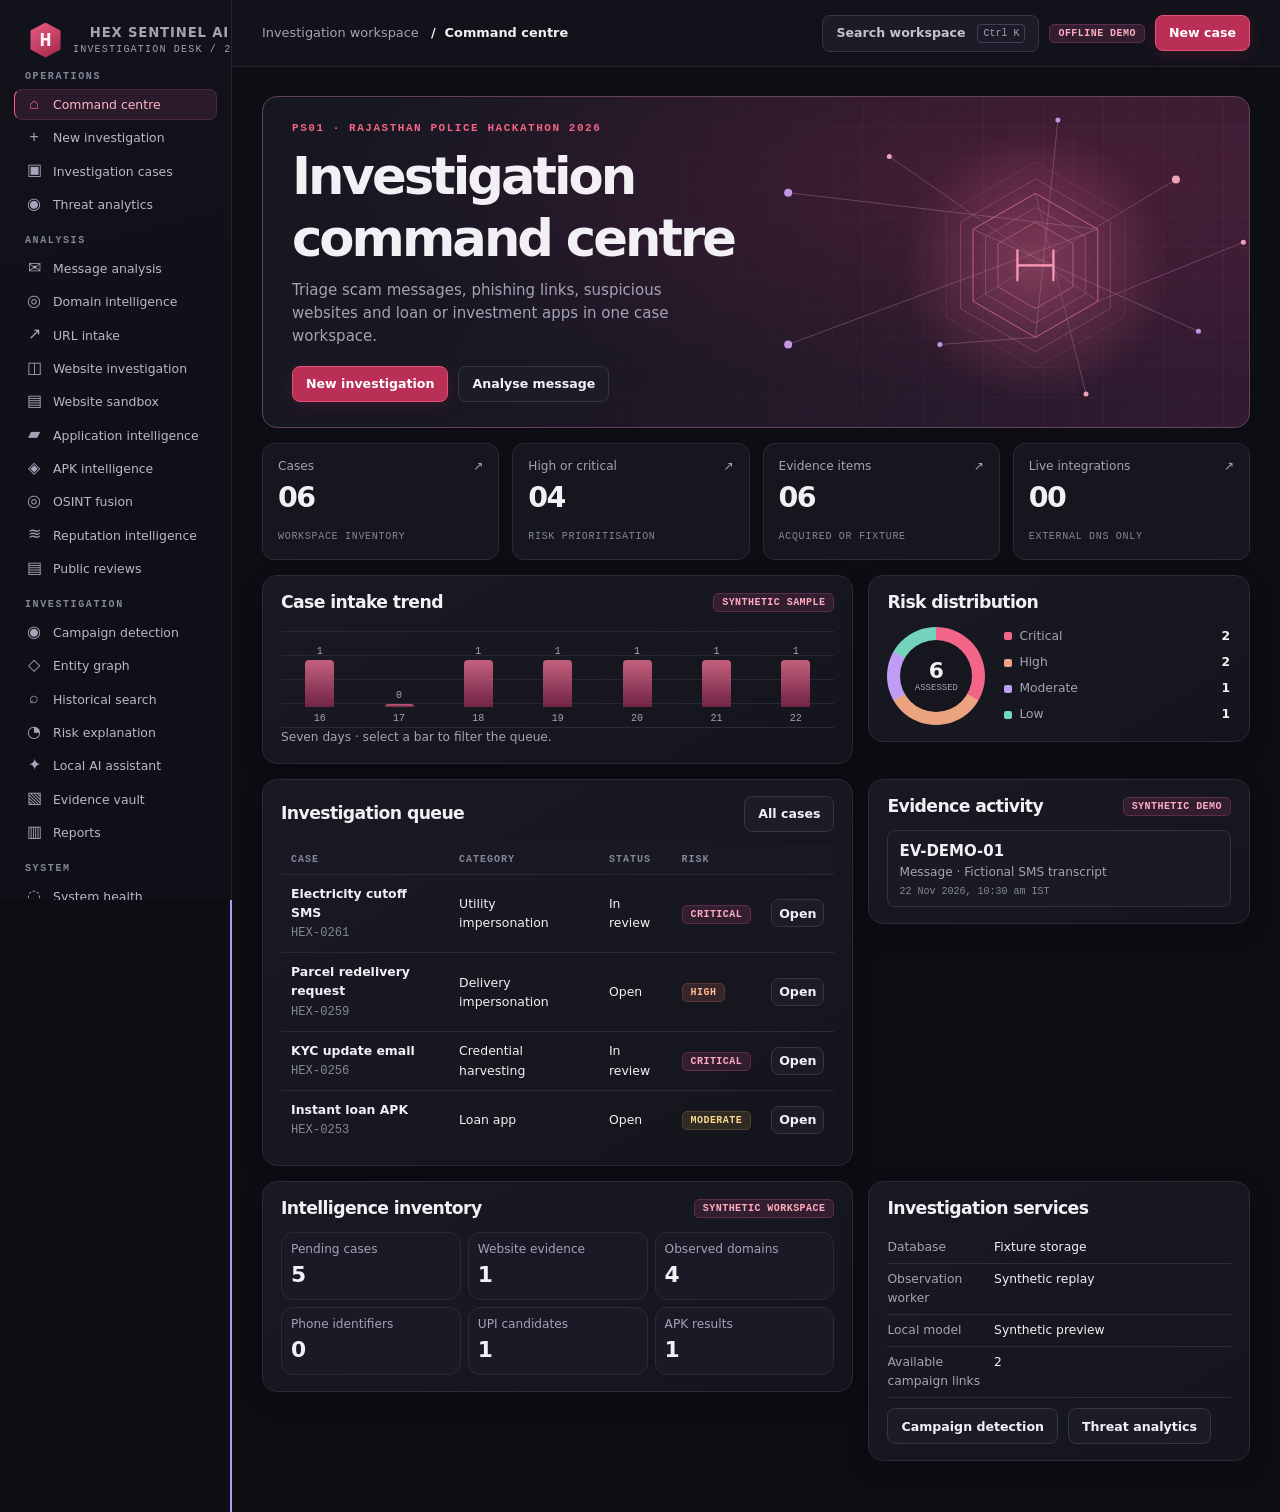
<file: demo/HEX_SENTINEL_AI_Interactive_Demo.html>
<!doctype html>
<html lang="en">
<head>
<meta charset="utf-8">
<meta name="viewport" content="width=device-width, initial-scale=1">
<meta name="color-scheme" content="dark">
<meta name="theme-color" content="#0d0e14">
<meta http-equiv="Content-Security-Policy" content="default-src 'none'; script-src 'sha256-HukT2TVDueje4RkvjYtxFLQEBXKVmMMeB2CUnQhdG/E=' 'sha256-q7a4Axlq9w1eQBFqtwFV2hSd7pdcZPvd28Z5FBiUCRQ=' 'sha256-d8jH5zpG8tTwA6SXeNMAkvAVSbSVIx7L/G+xq50Kls8=' 'sha256-9g1B13Y3SS7vnbVtyYe3tsPYGufw2tX49U/hx5GpiHY=' 'sha256-6ycNMXY4R5JrwTKcKG3IF6THWeRzggx176yQJSDgAxg=' 'sha256-g55/5BZ2MX4o5y5eo6IdJtOINEEHggvibo2ibjwNO5M=' 'sha256-4uuW2Qh1dLa113WLuCpQsL2FR+8/YpH+SEjcW5wwLGY=' 'sha256-QfsC7Qi0y9ZGQAgbGBUeDG60vqy25FR7KG9WbQu/bmI=' 'sha256-Ogmmr1QYqOy+4oxp1KeWOT5voNmkCH1haZIgq4nHhdg=' 'sha256-2KbdhebZNbcerywaFF3WQ4bvEQSWUU0vUTvEhHxCu6Y=' 'sha256-AoTHg7ZwqOIzwI7r9irP2E0OP6xu7KG/KiNGFbBxXvs=' 'sha256-cpb1J3ASRxq6f+nJz8EuU/C8u/JQ0HvZvg5a/KXn5b8='; style-src 'unsafe-inline'; img-src data: blob:; connect-src 'none'; object-src 'none'; base-uri 'none'; form-action 'none'">
<title>HEX SENTINEL AI · Investigation workspace</title>
<style>*{box-sizing:border-box}
:root{--base:#0d0e14;--rail:#101117;--surface:#15161e;--panel:#191a24;--line:#2a2b37;--text:#f2f0f5;--muted:#a4a3b4;--quiet:#858699;--red:#f26488;--crimson:#d93866;--purple:#ad9df8;--green:#79dbc0;--amber:#f6bc7f;--radius:15px;--mono:"Cascadia Code","Consolas",monospace;--sans:"Segoe UI",system-ui,sans-serif}
html{background:var(--base);color:var(--text);font:15px/1.55 var(--sans);scrollbar-color:#343543 #11121a}
body{margin:0}
button,input,select,textarea{font:inherit;color:inherit}
button,a,input,select,textarea{outline-offset:4px}
:focus-visible{outline:2px solid var(--purple)}
button{cursor:pointer}
a{color:var(--purple)}
button:disabled{opacity:.5;cursor:wait}
h1,h2,h3,p{margin:0}
h1,h2,h3{line-height:1.22;letter-spacing:-.035em}
p{color:var(--muted)}
strong{font-weight:650}
.mono,code{font-family:var(--mono);word-break:break-word}
.muted{color:var(--muted)} .quiet{color:var(--quiet)} .red{color:var(--red)} .green{color:var(--green)}
.small{font-size:.81rem}.break{overflow-wrap:anywhere}.hidden{display:none!important}
.skip{position:fixed;top:-70px;left:12px;padding:9px 16px;background:#161621;z-index:9}.skip:focus{top:12px}
.shell{min-height:100vh;display:grid;grid-template-columns:232px minmax(0,1fr)}
.rail{display:flex;flex-direction:column;position:sticky;top:0;height:100dvh;overflow-y:auto;border-right:1px solid #242531;background:var(--rail);padding:22px 14px 14px;z-index:3}
.brand{display:flex;align-items:center;gap:10px;padding:1px 8px 25px;text-decoration:none;color:var(--text)}
.brandmark{display:grid;place-items:center;flex:0 0 35px;height:35px;background:linear-gradient(148deg,#ed5f84,#9e2349);clip-path:polygon(50% 0,93% 23%,93% 77%,50% 100%,7% 77%,7% 23%);font:700 20px var(--mono);color:#fff5fb}
.brand strong{font-size:.88rem;letter-spacing:.065em;display:block;white-space:nowrap}
.brand small{display:block;color:#ad9ab4;font:10px var(--mono);letter-spacing:.12em;margin-top:3px}
.nav-label{font:600 10px var(--mono);letter-spacing:.16em;text-transform:uppercase;color:#85869b;margin:13px 11px 5px}
.nav-item{display:flex;width:100%;align-items:center;gap:10px;text-align:left;padding:7px 10px;margin:2px 0;border:1px solid transparent;border-radius:8px;background:none;font-size:.83rem;color:#b8b8c7;white-space:nowrap}
.nav-item:hover{background:#20212a;color:#fff}.nav-item[aria-current=page]{background:#2b1b2a;border-color:#4b263c;color:#ffb5c7}
.nav-icon{display:grid;place-items:center;width:18px;color:#a6a3ba;font:16px var(--mono);line-height:1}
.nav-item[aria-current=page] .nav-icon{color:var(--red)}
.rail-footer{margin-top:auto;padding:14px 8px 2px}
.status-tile{border:1px solid #2d2d3a;padding:9px;border-radius:10px;background:#151620}
.status-dot{display:inline-block;width:7px;height:7px;border-radius:50%;background:var(--green);margin-right:7px;box-shadow:0 0 11px #6dd6b67d;vertical-align:1px}
.stage{min-width:0}.topbar{height:67px;display:flex;align-items:center;justify-content:space-between;gap:10px;padding:0 30px;border-bottom:1px solid #23242e;background:#11121a;position:sticky;top:0;z-index:2}
.crumb{color:var(--muted);font-size:.86rem}.crumb b{color:var(--text);font-weight:600;margin-left:8px}
.top-right,.row,.actions{display:flex;align-items:center;gap:10px;flex-wrap:wrap}.top-right{flex-wrap:nowrap}
kbd{font:10px var(--mono);padding:3px 5px;border:1px solid #404153;border-radius:4px;color:var(--muted);white-space:nowrap}
.btn{border-radius:8px;background:#1b1c27;border:1px solid #353644;padding:8px 13px;font-weight:600;font-size:.84rem;line-height:1.2;min-height:36px;color:var(--text);white-space:nowrap}
.btn:hover{background:#292a39}.btn.primary{background:#b92f56;border-color:#e05479;color:white;box-shadow:0 4px 17px #b3235335}.btn.primary:hover{background:#d03760}
.btn.ghost{border-color:transparent;background:none;color:var(--muted)}.btn.ghost:hover{background:#20212c;color:var(--text)}
.search-button{min-width:186px;display:flex;align-items:center;justify-content:space-between;gap:12px;color:#c4c2cf}.menu-button{display:none}
.pill{display:inline-flex;align-items:center;width:max-content;max-width:100%;padding:3px 8px;border-radius:5px;font:600 10px var(--mono);letter-spacing:.045em;text-transform:uppercase;background:#242432;color:#bdbbce;border:1px solid #39394c}
.pill.demo,.pill.critical{color:#ffabc2;background:#331e30;border-color:#5a2d49}.pill.high{color:#ffba91;background:#36252a;border-color:#5c3738}
.pill.moderate{color:#f8d78d;background:#302b25;border-color:#504331}.pill.low,.pill.live{color:#9debd6;background:#1b302e;border-color:#2c514a}
main{padding:29px 30px 39px;max-width:1680px;margin:auto;min-height:calc(100vh - 67px)}
.hero{position:relative;overflow:hidden;min-height:244px;border-radius:var(--radius);border:1px solid #473044;
  background:radial-gradient(ellipse at 73% 18%,#4c203b66,transparent 65%),linear-gradient(110deg,#191722 45%,#231929 100%);display:grid;align-items:center}
.hero:before{content:"";position:absolute;inset:0;background-image:linear-gradient(#e090c80b 1px,transparent 1px),linear-gradient(90deg,#e090c80b 1px,transparent 1px);background-size:30px 30px;mask-image:linear-gradient(90deg,transparent 15%,black 72%);pointer-events:none}
.hero-content{position:relative;z-index:1;width:65%;padding:25px 29px}
.kicker{font:600 11px var(--mono);letter-spacing:.14em;text-transform:uppercase;color:var(--red);margin-bottom:11px}
.hero h1{font-size:clamp(2.1rem,4vw,3.7rem);letter-spacing:-.058em;margin-bottom:9px}
.hero p{max-width:420px;font-size:1rem;margin-bottom:17px}
.hero-art{position:absolute;inset:0 0 0 auto;width:57%;height:100%;pointer-events:none}
.heading{display:flex;align-items:flex-end;justify-content:space-between;gap:15px;margin-bottom:21px;flex-wrap:wrap}
.heading h1{font-size:clamp(2rem,3.5vw,3rem);margin:2px 0 4px}.heading p{max-width:720px}
.case-field{min-width:220px}
.kpis{display:grid;grid-template-columns:repeat(4,minmax(0,1fr));gap:13px;margin:15px 0}
.metric{background:var(--surface);border:1px solid var(--line);border-radius:12px;padding:13px 15px;text-align:left;min-width:0}
button.metric:hover{border-color:#a4526e;background:#1e1a27}
.metric small{color:var(--muted);font-size:.81rem;display:flex;justify-content:space-between;gap:6px}.metric strong{display:block;font-size:1.9rem;letter-spacing:-.055em;margin:1px 0 2px}
.metric span.detail{color:var(--quiet);font:10px var(--mono);text-transform:uppercase;letter-spacing:.07em}
.grid{display:grid;grid-template-columns:minmax(0,1.55fr) minmax(0,1fr);gap:15px;align-items:start;margin-bottom:15px}
.grid.equal{grid-template-columns:repeat(2,minmax(0,1fr))}.stack{display:grid;gap:15px}.full{grid-column:1/-1}
.panel{border-radius:var(--radius);border:1px solid var(--line);background:var(--surface);padding:16px 18px;min-width:0}
.panel-title{display:flex;align-items:center;justify-content:space-between;gap:8px;margin-bottom:13px;flex-wrap:wrap}
.panel h2{font-size:1.15rem;font-weight:680}.panel h3{font-size:1rem}.panel p + p{margin-top:5px}
.chart-layout{display:flex;align-items:center;gap:18px}.donut{flex:0 0 98px;height:98px;border-radius:50%;background:conic-gradient(var(--red) 0 33%,var(--purple) 33% 66%,var(--green) 66%);display:grid;place-items:center}
.donut-inner{display:grid;place-content:center;text-align:center;background:var(--surface);border-radius:50%;width:72px;height:72px;line-height:1.15}
.donut-inner b{font-size:1.45rem}.donut-inner small{font:9px var(--mono);color:var(--muted);text-transform:uppercase}
.legend{display:grid;gap:5px;flex:1}.legend button{display:flex;align-items:center;gap:7px;background:none;color:var(--muted);border:0;padding:1px;text-align:left;font-size:.82rem}
.legend button:hover{color:white}.legend button b{margin-left:auto;color:var(--text)}.swatch{display:inline-block;width:8px;height:8px;border-radius:2px}
.trend{display:flex;justify-content:space-around;gap:10px;align-items:end;height:102px;margin-top:1px;padding:0 4px;border-bottom:1px solid var(--line);background:repeating-linear-gradient(0deg,transparent 0 23px,#272833 23px 24px)}
.trend button{height:100%;display:flex;flex-direction:column;justify-content:flex-end;align-items:center;gap:3px;flex:1;background:none;border:0;padding:0;color:var(--muted);font:10px var(--mono);max-width:64px}
.trend .bar{width:min(29px,75%);height:var(--height);border-radius:4px 4px 0 0;background:linear-gradient(#f07195,#85284d);opacity:.8}
.trend button:hover .bar,.trend button.active .bar{opacity:1;box-shadow:0 0 14px #f15b8277}
.trend button span:last-child{padding:3px 0}
.table-scroll{overflow:auto;max-width:100%}
table{width:100%;border-collapse:collapse;text-align:left;font-size:.83rem}
th{font:600 10px var(--mono);text-transform:uppercase;letter-spacing:.1em;color:var(--quiet);background:#181923}
td,th{padding:9px 10px;border-bottom:1px solid #292a35;vertical-align:middle}
tbody tr:last-child td{border-bottom:0} tbody tr:hover{background:#1b1b27}
td .btn{min-height:28px;padding:4px 7px}.table-link{background:none;border:0;color:#f2eff7;text-align:left;padding:0;font-weight:650}.table-link:hover{text-decoration:underline}
.event-list,.item-list{display:grid;gap:8px}.item{border:1px solid #30313e;border-radius:8px;padding:9px 11px;background:#191a24;overflow-wrap:anywhere}
.item .meta{font:10px var(--mono);color:var(--quiet);margin-top:4px}.item strong{display:block}
.field{display:grid;gap:5px;margin-bottom:11px;min-width:0}
label,.label{color:#d8d6e1;font-size:.82rem;font-weight:600}
input:not([type=checkbox]),select,textarea{width:100%;padding:8px 10px;background:#101119;border:1px solid #393a49;border-radius:8px;color:var(--text)}
input::placeholder,textarea::placeholder{color:#9695a7}textarea{resize:vertical;min-height:107px}
.form-note{font-size:.82rem;margin:9px 0}.banner{padding:10px 12px;border-radius:8px;border:1px solid #634159;background:#281c2d;color:#f1c7d7;font-size:.83rem;margin-bottom:13px}
.banner.error{border-color:#8b3b52}.status-text{min-height:1.2em;color:var(--muted);font-size:.82rem;margin-top:8px}
.split-field{display:grid;grid-template-columns:1fr 1fr;gap:10px}
.chipbar{display:flex;gap:6px;flex-wrap:wrap;margin:7px 0 12px}
.chip{padding:5px 8px;background:#242532;color:#bfc0d1;border:1px solid #363749;border-radius:6px;font-size:.77rem;overflow-wrap:anywhere;max-width:100%}
pre{white-space:pre-wrap;overflow-wrap:anywhere;padding:10px 12px;background:#101119;border:1px solid #30313e;border-radius:8px;color:#d3c6e7;margin:8px 0;font:12px/1.5 var(--mono)}
.risk-lead{display:flex;align-items:center;gap:16px;padding-bottom:10px}.score{font-size:2.8rem;font-weight:750;letter-spacing:-.08em;line-height:1}.score small{font-size:1.1rem;color:var(--quiet);letter-spacing:-.05em;margin-left:5px}
.scale{height:7px;border-radius:999px;background:#2e2937;margin:6px 0 13px;overflow:hidden}.scale span{display:block;height:100%;background:linear-gradient(90deg,#cab0ff,#e65483);border-radius:inherit}
.term{display:grid;grid-template-columns:minmax(95px,1fr) minmax(0,2.4fr);gap:8px;border-bottom:1px solid #2b2c38;padding:6px 0;font-size:.82rem}.term span:first-child{color:var(--muted)}.term span:last-child{overflow-wrap:anywhere}
.graph-frame{position:relative;border-radius:9px;border:1px solid #3c344a;background:radial-gradient(ellipse at 50% 55%,#27213c,#10111a 68%);overflow:hidden}
.graph-frame canvas{display:block;width:100%;height:300px;touch-action:pan-y}.graph-frame.drag canvas{cursor:grab;touch-action:none}
.graph-frame.drag canvas:active{cursor:grabbing}.graph-help{padding:8px 11px;color:var(--muted);font-size:.78rem;background:#191925}
.empty{padding:19px;border:1px dashed #414353;border-radius:8px;color:var(--muted);text-align:center}
.login{max-width:510px;margin:60px auto 0}.login .panel{padding:24px}.login h1{font-size:2.35rem;margin-bottom:9px}.login p{margin-bottom:16px}
dialog{width:min(92vw,590px);background:#171824;color:var(--text);border:1px solid #50435b;border-radius:14px;padding:18px;box-shadow:0 20px 90px #030305}
dialog::backdrop{background:#05060ac9}dialog .nav-item{display:flex}.search-results{max-height:50vh;overflow:auto}.search-results button span:last-child{overflow:hidden;text-overflow:ellipsis}
#toast{position:fixed;z-index:8;right:17px;bottom:17px;max-width:min(440px,90vw);background:#322538;color:#f7e3f0;border:1px solid #63475f;padding:10px 15px;border-radius:9px;display:none;box-shadow:0 8px 25px #07070aa0}#toast.visible{display:block}
@media(max-width:1090px){.shell{grid-template-columns:198px minmax(0,1fr)}.rail{padding-inline:9px}.topbar{padding-inline:20px}main{padding-inline:20px}.hero-content{width:69%}.chart-layout{gap:10px}}
@media(max-width:820px){.shell{display:block}.rail{display:none;position:fixed;top:0;width:min(245px,83vw);box-shadow:0 0 70px #000b}.rail.open{display:flex}.menu-button{display:inline-block}.topbar{padding-inline:12px;height:59px}.crumb{display:none}main{padding:17px 12px}.grid{grid-template-columns:1fr}.grid.equal{grid-template-columns:1fr}.hero-content{width:76%;padding:19px}.hero-art{opacity:.62}.hero{min-height:210px}.kpis{gap:7px}.metric{padding:8px}.metric strong{font-size:1.45rem}.metric small{font-size:.71rem}.metric span.detail{font-size:8px}}
@media(max-width:490px){.search-button{min-width:0}.search-button kbd{display:none}.top-right{gap:4px}.top-right>.pill{display:none}.hero-content{width:100%}.hero-art{opacity:.3;width:80%}.kpis{grid-template-columns:repeat(2,minmax(0,1fr))}.split-field{grid-template-columns:1fr}.panel{padding:13px}.heading{margin-bottom:13px}.case-field{width:100%}.login{margin:24px auto}}
@media(prefers-reduced-motion:reduce){*,*:before,*:after{scroll-behavior:auto!important;animation:none!important;transition:none!important}}
.hero{border-color:#644359;background:radial-gradient(ellipse at 78% 24%,#67224378,transparent 63%),linear-gradient(112deg,#171722 24%,#321b31 100%)}
.panel{box-shadow:0 8px 24px #05060a40;background:linear-gradient(149deg,#191923,#14151c)}
.rail{background:linear-gradient(166deg,#11121a,#0f1017 68%)}
.nav-item{min-height:29px;padding-block:5px;transition:background-color .15s,border-color .15s,color .15s}
.nav-item[aria-current=page]{border-left-color:#f26488}
.metric-mini{display:grid;grid-template-columns:repeat(3,minmax(0,1fr));gap:7px}
.metric-mini .metric{padding:7px 9px;background:#1a1a26}
.metric-mini .metric strong{font-size:1.45rem;line-height:1.4}
.relationship-flow{display:flex;align-items:center;gap:6px;flex-wrap:wrap}
.relationship-flow>span:not(.chip){color:var(--red)}
.check-stack{display:flex;flex-wrap:wrap;gap:4px 13px;margin:7px 0 12px}
.check-stack label{display:inline-flex;align-items:center;gap:5px}
.divider{border:none;border-top:1px solid var(--line);margin:14px 0}
.snapshot{display:block;max-width:100%;border:1px solid #4e4058;border-radius:8px;margin-bottom:8px}

</style>

</head>
<body>
<a class="skip" href="#work">Skip to workspace</a>
<div class="shell">
  <aside class="rail" id="rail" aria-label="Investigation navigation"></aside>
  <div class="stage">
    <header class="topbar" id="topbar"></header>
    <main id="work" tabindex="-1" aria-label="Active investigation workspace"></main>
  </div>
</div>
<dialog id="command" aria-label="Workspace search"></dialog>
<div id="toast" role="status" aria-live="polite"></div>
<noscript>Enable JavaScript to use the offline investigation workspace.</noscript>
<script>globalThis.HEX_CONFIG = {
  "version": "rules-2.0",
  "message_rules": [
    [
      "MSG-01",
      "pressure",
      "Urgency or service disruption",
      13,
      "within\\s+\\d+\\s*(?:min(?:utes?)?|hours?|hrs?)|immediately|today only|last warning|(?:account|power|electricity|connection).{0,26}(?:blocked|suspended|disconnected|blocking)|final notice"
    ],
    [
      "MSG-02",
      "credential",
      "Sensitive information request",
      26,
      "(?:enter|share|verify|submit|confirm|upload|provide).{0,40}(?:otp|pin\\b|password|aadhaar|pan\\b|bank details|card details)|(?:otp|pin|password)\\s+(?:required|verification)"
    ],
    [
      "MSG-03",
      "payment",
      "Payment or upfront fee",
      19,
      "upi\\s*(?:id|payment)?\\s*[:\\-]|(?:processing|delivery|release|registration|activation|advance)\\s+fee|(?:pay|transfer|deposit).{0,18}(?:₹|inr|rs\\.?\\s|\\d)"
    ],
    [
      "MSG-04",
      "lure",
      "Service or identity pretext",
      11,
      "\\b(?:kyc|parcel|delivery attempt|electricity bill|e-challan|job offer|recruitment|account verification)\\b"
    ],
    [
      "MSG-05",
      "returns",
      "Unusual loan or return promise",
      18,
      "guaranteed\\s+(?:daily|returns?|profit)|(?:double|triple)\\s+your\\s+money|instant\\s+(?:loan|approval)|no credit check"
    ],
    [
      "MSG-06",
      "referral",
      "Referral or betting promotion",
      11,
      "referral\\s+(?:bonus|commission|income)|downline|multi.level marketing|(?:betting|wagering)\\s+(?:bonus|platform|deposit)"
    ],
    [
      "MSG-07",
      "brand",
      "Unverified official authority claim",
      9,
      "\\b(?:official|government|police|rbi).{0,20}(?:portal|notice|approved|team|desk)|\\b(?:rajgrid|quickparcel|suraksha bank)\\b"
    ],
    ["MSG-08","pressure","Hindi urgency or service interruption",13,"तुरंत|अंतिम चेतावनी|(?:बिजली|खाता).{0,24}(?:बंद|काट)|(?:abhi|turant).{0,20}(?:karo|karein)"],
    ["MSG-09","credential","Hindi request for a verification code or password",26,"(?:ओटीपी|पासवर्ड|पिन|OTP).{0,24}(?:बताएं|भेजें|साझा|डालें|bhej|bata)"],
    ["MSG-10","payment","Hindi payment or fee request",19,"भुगतान.{0,18}(?:करें|करो|करना)|(?:प्रोसेसिंग|डिलीवरी) शुल्क|paise.{0,16}(?:bhej|jama)"]
  ],
  "weights": {
    "MSG-01": 13,
    "MSG-02": 26,
    "MSG-03": 19,
    "MSG-04": 11,
    "MSG-05": 18,
    "MSG-06": 11,
    "MSG-07": 9,
    "URL-01": 24,
    "URL-02": 16,
    "URL-03": 12,
    "URL-04": 12,
    "URL-05": 12,
    "URL-06": 8,
    "EML-REPLY-TO": 15,
    "EML-RETURN-PATH": 15,
    "EML-AUTH": 12,
    "APK-01": 18,
    "APK-02": 30,
    "DOM-01": 10,
    "WEB-01": 16,
    "WEB-02": 14
  },
  "bands": [
    [
      "Critical",
      75
    ],
    [
      "High",
      50
    ],
    [
      "Moderate",
      25
    ],
    [
      "Low",
      0
    ]
  ]
};
</script>
<script>globalThis.HEX_DEMO = [
  {id:"HEX-0261", title:"Electricity cutoff SMS", type:"message", priority:"High", status:"In review", age:0, tag:"Utility impersonation", region:"Jaipur", source:"Fictional SMS transcript", input:"RajGrid final notice: electricity will be disconnected within 30 minutes. Pay INR 490. UPI: rajgrid-check@demobank. Visit https://rajgrid-payment.example/payment and submit OTP immediately.", domain:"rajgrid-payment.example", complaint:"Two fictional submissions mention an urgent disconnection warning and a request for an OTP.", reviews:["Pressure to pay before cutoff", "Requested OTP after payment", "Pressure to pay before cutoff"]},
  {id:"HEX-0259", title:"Parcel redelivery request", type:"message", priority:"Normal", status:"Open", age:1, tag:"Delivery impersonation", region:"Ajmer", source:"Fictional chat transcript", input:"QuickParcel parcel delivery attempt failed. Pay INR 29 delivery fee today only at https://quickparcel-check.example/payment.", domain:"quickparcel-check.example", complaint:"Fictional customer mentions a small redelivery fee before a larger payment request.", reviews:["Small redelivery fee", "Small redelivery fee", "Unexpected payment request"]},
  {id:"HEX-0256", title:"KYC update email", type:"email", priority:"High", status:"In review", age:2, tag:"Credential harvesting", region:"Jaipur", source:"Fictional .eml transcript", input:"From: Suraksha Bank <desk@suraksha-bank.example>\nReply-To: review@kyc-update.example\nReturn-Path: <bounce@kyc-update.example>\nAuthentication-Results: relay.example; spf=fail; dkim=none; dmarc=fail\nSubject: Last warning: KYC\n\nAccount will be blocked. Confirm password at https://kyc-update.example/verify within 1 hour.", domain:"kyc-update.example", complaint:"Fictional forum summary references a KYC-themed email with a mismatched reply domain.", reviews:["Account closure threat", "Reply domain mismatch", "Password request"]},
  {id:"HEX-0253", title:"Instant loan APK", type:"apk", priority:"High", status:"Open", age:3, tag:"Loan app", region:"Kota", source:"Fictional manifest fixture", input:"com.example.rapidcredit", domain:"wallet-review.example", complaint:"Fictional users report excessive permissions and requests for a processing fee.", reviews:["Access to contacts requested", "Access to contacts requested", "Upfront loan fee"], apk:{label:"RapidCredit Demo",package:"com.example.rapidcredit",versionName:"1.4-demo",permissions:["android.permission.INTERNET","android.permission.READ_CONTACTS","android.permission.READ_SMS","android.permission.RECORD_AUDIO","android.permission.ACCESS_FINE_LOCATION"],links:["https://wallet-review.example/","support@wallet-review.example","rajgrid-check@demobank"]}},
  {id:"HEX-0251", title:"Investment wallet site", type:"website", priority:"Urgent", status:"In review", age:4, tag:"Investment site", region:"Jodhpur", source:"Fictional URL submission", input:"https://wallet-review.example/deposit", domain:"wallet-review.example", complaint:"Fictional reviews describe a fixed-return offer and repeated requests for upfront deposits.", reviews:["Withdrawal required another deposit", "Guaranteed daily returns", "Guaranteed daily returns"]},
  {id:"HEX-0247", title:"Referral returns scheme", type:"message", priority:"Normal", status:"Closed", age:6, tag:"Ponzi indicators", region:"Bikaner", source:"Fictional social-media transcript", input:"Guaranteed daily returns. Double your money with our referral commission. Pay INR 1900 activation fee. UPI ID: rajgrid-check@demobank. Details at https://wallet-review.example/deposit.", domain:"wallet-review.example", complaint:"Fictional participants report referral payouts and display similar promotional language.", reviews:["Referral payouts advertised", "Referral payouts advertised", "Withdrawal terms unclear"]}
];
globalThis.HEX_EVENTS = [
  [0,"Navigation","wallet-review.example","wallet-review.example","GET",302,"Initial document response","Medium"],
  [530,"Redirect","wallet-review.example","verify-wallet.example","GET",200,"Final document response","Medium"],
  [1150,"Form observed","verify-wallet.example","verify-wallet.example","",null,"Password and OTP inputs","High"],
  [1720,"Cross-host form","verify-wallet.example","collect-review.example","POST",null,"Action metadata only","High"],
  [2200,"Download blocked","verify-wallet.example","verify-wallet.example","GET",null,"Fictional attachment attempt","Medium"]
];
</script>
<script>"use strict";

const offline = true;
const $ = (selector, scope = document) => scope.querySelector(selector);
const $$ = (selector, scope = document) => Array.from(scope.querySelectorAll(selector));
const safe = (value) => String(value ?? "").replace(/[&<>"']/g, (char) =>
  ({"&":"&amp;","<":"&lt;",">":"&gt;",'"':"&quot;","'":"&#39;"})[char]);
const unique = (items, id) => [...new Map(items.map(item => [id(item),item])).values()];
const now = () => new Date().toISOString();
const dayLabel = (date) => new Intl.DateTimeFormat("en-IN",{day:"2-digit",month:"short",timeZone:"Asia/Kolkata"})
  .format(new Date(date));
const dateLabel = (date) => date ? new Intl.DateTimeFormat("en-IN",{day:"2-digit",month:"short",
  year:"numeric", hour:"2-digit",minute:"2-digit",timeZone:"Asia/Kolkata"}).format(new Date(date)) + " IST" : "—";
const indicator = (type,value,evidence_ref,snippet=value) => ({type,value,evidence_ref,snippet});
const finding = (rule_id,group,title,weight,snippet,evidence_ref,kind="heuristic",confidence="medium") =>
  ({rule_id,group,title,weight:Math.max(0,Math.min(100,Math.trunc(HEX_CONFIG.weights[rule_id]??weight))),snippet,evidence_ref,kind,confidence});
const level = score => HEX_CONFIG.bands.find(([,minimum])=>score>=minimum)?.[0]||"Low";

function digest(text) {
  if (!globalThis.crypto?.subtle) return Promise.resolve(null);
  return crypto.subtle.digest("SHA-256",new TextEncoder().encode(text)).then(bytes=>
    Array.from(new Uint8Array(bytes),n=>n.toString(16).padStart(2,"0")).join(""));
}

function extract(text,id) {
  const patterns = [
    ["url",/https?:\/\/[^\s<>"'，।]+/gi,value=>value.replace(/[.,;:!?)}\]]+$/,"")],
    ["email",/[\w.+%-]+@[a-z\d-]+(?:\.[a-z\d-]+)+/gi,value=>value.toLowerCase()],
    ["upi_candidate",/(?<![\w@.])[a-z\d][a-z\d._-]{1,63}@[a-z][a-z\d]{1,29}(?![\w-]|\.[a-z\d])/gi,value=>value.toLowerCase()],
    ["phone",/(?<![\w.+])(?:\+91[- ]?|0)?[6-9](?:[- ]?\d){9}(?!\w|\.\d)/g,value=>"+91"+value.replace(/\D/g,"").slice(-10)],
  ];
  return unique(patterns.flatMap(([type,pattern,canonical])=>[...text.matchAll(pattern)].map(match=>
    indicator(type,canonical(match[0]),id,match[0]))), item=>item.type+item.value).slice(0,100);
}

function inspectLink(raw,id) {
  if (/[\s\\\x00-\x1f\x7f]/.test(raw.trim())) throw Error("Enter a single HTTP(S) URL or domain.");
  const url = new URL(raw.includes("://") ? raw.trim() : "https://"+raw.trim());
  const host = url.hostname.toLowerCase().replace(/\.$/,"");
  if (!["https:","http:"].includes(url.protocol) || (!host.includes(".") && !host.includes(":"))) {
    throw Error("Enter a single HTTP(S) URL or domain.");
  }
  const result = [];
  const ip = /^\d+(?:\.\d+){3}$/.test(host) || host.includes(":");
  if (url.username) result.push(finding("URL-01","host","URL contains deceptive user information",24,raw,id));
  if (ip) result.push(finding("URL-02","host","Link uses a literal IP address",16,host,id));
  if (host.includes("xn--")) result.push(finding("URL-03","host","Internationalised hostname needs visual comparison",12,host,id));
  if (/verify|kyc|login|secure|support|payment|update/.test(host)) result.push(finding("URL-04","host","Hostname contains an account or service keyword",12,host,id));
  if (/\/(?:verify|kyc|login|otp|payment|wallet|deposit)(?:[/.\-]|$)/i.test(url.pathname)) result.push(finding("URL-05","link_intent","Path suggests account, credential or payment activity",12,url.pathname,id));
  if (url.protocol==="http:") result.push(finding("URL-06","transport","Submitted URL uses HTTP",8,raw,id,"observation","high"));
  return {details:{host,scheme:url.protocol.slice(0,-1),path:url.pathname,port:url.port,query_keys:[...url.searchParams.keys()],
    store_link:["play.google.com","apps.apple.com"].includes(host)},
    indicators:[indicator("url",raw.trim().includes("://")?raw.trim():url.href,id),indicator(ip?"ip":"domain",host,id)],findings:result};
}

function analyzeOffline(kind,text,id,fixture=null) {
  let findings = [], indicators = [], details = {}, contradictions = [];
  if (kind==="apk") {
    if (!fixture) throw Error("Offline APK mode uses the included synthetic manifest.");
    const sensitive = fixture.permissions.filter(value=>!value.endsWith(".INTERNET"));
    details = {...fixture,sensitive_permissions:sensitive,signature_verification:"Fixture only"};
    indicators = [indicator("package",fixture.package,id),...extract(fixture.links.join(" "),id),
      indicator("domain","wallet-review.example",id)];
    findings = sensitive.map(permission=>finding("APK-01","app_permissions","Application requests a sensitive permission",18,
      permission,id,"observation","high"));
    if (sensitive.length>=3) findings.push(finding("APK-02","app_permissions","Application requests multiple sensitive permissions",30,
      sensitive.join(", "),id,"observation","high"));
  } else if (["website","url","app_store"].includes(kind)) {
    ({details,indicators,findings} = inspectLink(text,id));
  } else {
    if (kind==="email") {
      const header = text.split(/\r?\n\r?\n/)[0];
      for (const line of header.split(/\r?\n/)) {
        const match = line.match(/^(From|Reply-To|Return-Path|Subject|Authentication-Results):\s*(.*)$/i);
        if (match) details[match[1].toLowerCase()] = match[2];
      }
      const domain = (value)=>value?.match(/@([a-z0-9.-]+)/i)?.[1]?.toLowerCase();
      for (const key of ["reply-to","return-path"]) {
        if (domain(details[key]) && domain(details.from) && domain(details[key])!==domain(details.from)) {
          findings.push(finding("EML-"+key.toUpperCase(),"mail_alignment",key+" domain differs from From",15,details[key],id,"observation","high"));
        }
      }
      if (/(?:spf|dkim|dmarc)\s*=\s*(?:fail|softfail)\b/i.test(details["authentication-results"])) {
        findings.push(finding("EML-AUTH","mail_auth","Submitted authentication header reports a failure",12,details["authentication-results"],id));
      }
      if (/(?:spf|dkim|dmarc)\s*=\s*pass\b/i.test(details["authentication-results"])) {
        contradictions.push("A pass result appears in the supplied header. Its provenance is unverified.");
      }
    }
    indicators = extract(text,id);
    for (const [rule,group,title,weight,expression] of HEX_CONFIG.message_rules) {
      const match = text.match(new RegExp(expression,"i"));
      if (match) findings.push(finding(rule,group,title,weight,match[0],id));
    }
    for (const item of indicators.filter(entry=>entry.type==="url").slice(0,30)) {
      try {
        const link = inspectLink(item.value,id);
        indicators.push(...link.indicators);
        findings.push(...link.findings);
      } catch { /* The exact submitted string stays available as an extracted indicator. */ }
    }
  }
  const byGroup = new Map();
  for (const item of findings) {
    if(!item.weight)continue;
    if (!byGroup.has(item.group) || byGroup.get(item.group).weight<item.weight) byGroup.set(item.group,item);
  }
  const contributions = [...byGroup.values()].sort((a,b)=>b.weight-a.weight || a.rule_id.localeCompare(b.rule_id));
  const raw_total = contributions.reduce((sum,item)=>sum+item.weight,0);
  const score = Math.min(100,raw_total);
  const missing = kind==="apk" ? ["Signing certificate verification","Runtime behaviour","Developer attribution"] :
    ["External reputation","Independent attribution",kind==="email"?"Trusted server authentication":"Live website observations"];
  return {kind,details,status:"complete",version:HEX_CONFIG.version,findings:unique(findings,item=>item.rule_id+item.snippet),
    indicators:unique(indicators,item=>item.type+item.value),risk:{score,band:level(score),contributions,raw_total,
    confidence:contributions.length>=3?"medium":"low",missing,contradictions,updated_at:now(),evidence_ref:id,rule_version:HEX_CONFIG.version}};
}

function detect(text) {
  if (/^(From|Subject|Received|Return-Path|Authentication-Results):/i.test(text.trim()) && text.includes("\n")) return "email";
  try { return inspectLink(text,"").details.store_link ? "app_store" : "url"; } catch { return "message"; }
}

function seedCases() {
  return HEX_DEMO.map((item,index)=>{
    const id = "EV-DEMO-"+(index+1).toString().padStart(2,"0");
    const created_at = new Date(Date.UTC(2026,10,22-item.age,5,index*7)).toISOString();
    return {...item,synthetic:true,created_at,tags:[item.tag],notes:"",evidence:[{id,kind:item.type,source:item.source,created_at,
      filename:item.type==="apk"?"manifest.fixture.json":item.type==="email"?"mail.fixture.eml":"intake.fixture.txt",
      sha256:null,disposition:"synthetic",text:item.type==="apk"?JSON.stringify(item.apk):item.input,
      analysis:analyzeOffline(item.type,item.input,id,item.apk)}]};
  });
}

function saveFile(content,extension,name) {
  const types={json:"application/json",pdf:"application/pdf",csv:"text/csv",html:"text/html"};
  const blob = content instanceof Blob ? content : new Blob([content],{type:types[extension]||"application/octet-stream"});
  const address = URL.createObjectURL(blob);
  const link = document.createElement("a");
  link.href = address;
  link.download = name+"."+extension;
  document.body.append(link);
  link.click();
  link.remove();
  setTimeout(()=>URL.revokeObjectURL(address),1500);
}

function makePDF(sections) {
  const lines = [];
  for (const [heading,values] of sections) {
    lines.push({text:heading,head:true});
    for (const value of values) {
      const ascii = String(value).normalize("NFKD").replace(/[^\x20-\x7e]/g," ");
      const wrapped = ascii.match(/.{1,93}(?:\s|$)|.{1,93}/g) || [""];
      wrapped.forEach(text=>lines.push({text,head:false}));
    }
    lines.push({text:"",head:false});
  }
  const pages = [];
  const pdfText = value=>String(value).replace(/[\\()]/g,"\\$&");
  for (let i=0;i<lines.length;i+=45) {
    const body = lines.slice(i,i+45).map(({text,head},index)=>
      "BT /F1 "+(head?"12":"9")+" Tf "+(head?"0.58 0.12 0.26":"0.16 0.17 0.21")+
      " rg 44 "+(735-index*14)+" Td ("+pdfText(text)+") Tj ET").join("\n");
    pages.push("0.08 0.08 0.11 rg 0 758 595 84 re f\nBT /F1 20 Tf 1 1 1 rg 44 794 Td (HEX SENTINEL AI) Tj ET\n"+
      "BT /F1 9 Tf 1 1 1 rg 44 777 Td (OFFLINE INVESTIGATION DEMONSTRATION) Tj ET\n"+body+
      "\nBT /F1 9 Tf 0.5 0.3 0.37 rg 44 34 Td (DEMO ONLY  /  "+(pages.length+1)+") Tj ET");
  }
  const objects = ["<< /Type /Catalog /Pages 2 0 R >>","", "<< /Type /Font /Subtype /Type1 /BaseFont /Helvetica >>"];
  const keys=[];
  for (const body of pages) {
    const index=objects.length+1;
    keys.push(index+" 0 R");
    objects.push("<< /Type /Page /Parent 2 0 R /MediaBox [0 0 595 842] /Resources << /Font << /F1 3 0 R >> >> /Contents "+(index+1)+" 0 R >>",
      "<< /Length "+body.length+" >>\nstream\n"+body+"\nendstream");
  }
  objects[1]="<< /Type /Pages /Kids ["+keys.join(" ")+"] /Count "+pages.length+" >>";
  let result="%PDF-1.4\n", offsets=[0];
  objects.forEach((object,i)=>{offsets.push(result.length);result+=(i+1)+" 0 obj\n"+object+"\nendobj\n";});
  const xref=result.length;
  return result+"xref\n0 "+offsets.length+"\n0000000000 65535 f \n"+
    offsets.slice(1).map(n=>String(n).padStart(10,"0")+" 00000 n \n").join("")+
    "trailer\n<< /Root 1 0 R /Size "+offsets.length+" >>\nstartxref\n"+xref+"\n%%EOF\n";
}

</script>
<script>"use strict";

const entityColors={url:"#ad9df8",domain:"#f57096",ip:"#7acaed",email:"#a8a5fd",upi_candidate:"#f8bb79",phone:"#7ae0bd",package:"#b0d3fc",case:"#f692ad"};
const hexPath=(context,x,y,radius)=>{
  context.beginPath();
  for(let i=0;i<6;i++){
    const radians=(i*60-30)*Math.PI/180;
    const px=x+radius*Math.cos(radians),py=y+radius*Math.sin(radians);
    if(!i)context.moveTo(px,py);else context.lineTo(px,py);
  }
  context.closePath();
};
function canvasContext(canvas) {
  const width=canvas.clientWidth,height=canvas.clientHeight;
  const dpr=Math.min(window.devicePixelRatio||1,2);
  canvas.width=width*dpr;
  canvas.height=height*dpr;
  const context=canvas.getContext("2d");
  context.scale(dpr,dpr);
  return {context,width,height};
}
function cameraArt(canvas) {
  if (!canvas) return;
  const paint=()=>{
    const {context:c,width:w,height:h}=canvasContext(canvas);
    const x=w*.62,y=h*.51,r=Math.min(72,h*.29),glow=c.createRadialGradient(x,y,3,x,y,r*1.9);
    glow.addColorStop(0,"#ed6d9560");glow.addColorStop(1,"#eb689200");
    c.fillStyle=glow;c.fillRect(0,0,w,h);
    for (const [i,alpha] of [1.43,1.2,1,.8,.6].map((radii,i)=>[radii,[.14,.3,.7,.34,.48][i]])) {
      hexPath(c,x,y,r*i);c.strokeStyle="rgba(241,117,160,"+alpha+")";c.lineWidth=1;c.stroke();
    }
    const nodes=[[.18,.29],[.36,.18],[.45,.75],[.87,.25],[.91,.71],[.71,.9],[.18,.75],[.99,.44],[.66,.07]];
    for(const [i,[nx,ny]] of nodes.entries()){
      const px=w*nx,py=h*ny;
      const a=(i*60-30)*Math.PI/180;
      c.beginPath();c.moveTo(px,py);c.lineTo(x+r*Math.cos(a),y+r*Math.sin(a));
      c.strokeStyle=i%2?"#8c5376aa":"#ab79936e";c.stroke();
      c.beginPath();c.arc(px,py,i%3===0?4:2.5,0,Math.PI*2);c.fillStyle=i%2?"#eda0b8":"#c496e1";c.fill();
    }
    c.strokeStyle="#fe9cb8";c.lineWidth=2.2;c.lineCap="round";
    c.beginPath();c.moveTo(x-18,y-15);c.lineTo(x-18,y+15);c.moveTo(x+18,y-15);c.lineTo(x+18,y+15);
    c.moveTo(x-18,y);c.lineTo(x+18,y);c.stroke();
  };
  paint();
  observeCanvas(canvas,paint);
}
function observeCanvas(canvas,paint) {
  if (!("ResizeObserver" in window)) return;
  const observer=new ResizeObserver(()=>{
    if(canvas.isConnected) paint(); else observer.disconnect();
  });
  observer.observe(canvas);
}
function paintLocations(canvas,records) {
  if(!canvas)return;
  const cityPositions={Bikaner:[.29,.23],Jaipur:[.73,.41],Ajmer:[.57,.61],Jodhpur:[.26,.72],Kota:[.76,.83]};
  const counts=new Map();
  for(const entry of records) {
    if(entry.synthetic&&cityPositions[entry.region])counts.set(entry.region,(counts.get(entry.region)||0)+1);
  }
  const paint=()=>{
    const {context:c,width:w,height:h}=canvasContext(canvas);
    c.fillStyle="#10111b";c.fillRect(0,0,w,h);
    c.strokeStyle="#2c2b3c";c.lineWidth=1;
    for(let i=0;i<w;i+=25){c.beginPath();c.moveTo(i,0);c.lineTo(i,h);c.stroke();}
    for(let i=0;i<h;i+=25){c.beginPath();c.moveTo(0,i);c.lineTo(w,i);c.stroke();}
    for(const [city,count] of counts) {
      const [a,b]=cityPositions[city],x=w*a,y=h*b;
      const gradient=c.createRadialGradient(x,y,1,x,y,16+9*count);
      gradient.addColorStop(0,"#e95c91cc");gradient.addColorStop(1,"#e95c9100");
      c.fillStyle=gradient;c.fillRect(x-36,y-36,72,72);
      c.fillStyle="#ffb1ce";c.beginPath();c.arc(x,y,3+count,0,Math.PI*2);c.fill();
      c.fillStyle="#f1dce9";c.font="11px Segoe UI";
      c.textAlign=a>.62?"right":"left";c.fillText(city+" · "+count,x+(a>.62?-7:7),y-7);
    }
  };
  paint();
  observeCanvas(canvas,paint);
}
function drawGraph(canvas,data,mode,onSelect) {
  if (!canvas) return;
  let angle=.45,tilt=.3,selected=null,pointer=null,positions=[],moved=false;
  let zoom=1,panX=0,panY=0,panMode=false;
  const nodes=data.nodes.slice(0,32);
  const related=data.related_cases.slice(0,8);
  function paint(){
    const {context:c,width:w,height:h}=canvasContext(canvas),cx=w*.5+panX,cy=h*.5+panY;
    const radius=Math.min(w*.32,h*.39)*zoom;
    positions=nodes.map((node,index)=>{
      const t=index*2.3999632;
      if(mode==="2d"){
        const a=index*2*Math.PI/Math.max(1,nodes.length)-Math.PI/2;
        return {node,x:cx+Math.cos(a)*radius*1.3,y:cy+Math.sin(a)*radius,z:0};
      }
      const initialY=1-2*(index+.5)/nodes.length;
      const horizontal=Math.sqrt(1-initialY*initialY),x=Math.cos(t+angle)*horizontal,
        z=Math.sin(t+angle)*horizontal,y=initialY*Math.cos(tilt)-z*Math.sin(tilt),
        depth=initialY*Math.sin(tilt)+z*Math.cos(tilt),scale=1+.29*depth;
      return {node,x:cx+x*radius*scale*1.4,y:cy+y*radius*scale,z:depth};
    });
    c.strokeStyle="#45405b";c.lineWidth=1;
    for(const p of positions){
      c.beginPath();c.moveTo(cx,cy);c.lineTo(p.x,p.y);c.stroke();
    }
    related.forEach((caseId,i)=>{
      const x=30,y=27+i*26;
      for (const pos of positions.filter(pos=>data.edges.some(edge=>edge.case_id===caseId&&edge.id===pos.node.id))){
        c.beginPath();c.moveTo(x,y);c.lineTo(pos.x,pos.y);c.strokeStyle="#87657462";c.stroke();
      }
      c.fillStyle=entityColors.case;c.fillRect(x-4,y-4,8,8);
      c.fillStyle="#d4b5c8";c.font="9px Consolas";c.fillText(caseId,x+8,y-5);
    });
    hexPath(c,cx,cy,16);c.fillStyle="#9e365e";c.fill();c.strokeStyle="#ffa8ca";c.stroke();
    c.fillStyle="#fff";c.font="bold 11px Consolas";c.textAlign="center";c.fillText("HEX",cx,cy+4);c.textAlign="left";
    for(const {node,x,y,z} of [...positions].sort((a,b)=>a.z-b.z)){
      c.beginPath();c.arc(x,y,node.id===selected?8:5+z*1.3,0,Math.PI*2);
      c.fillStyle=entityColors[node.type]||"#c7c6da";c.fill();
      if(node.id===selected||((mode==="2d"||nodes.length<7)&&nodes.length<15)){
        c.fillStyle="#e7daed";c.font="10px Consolas";
        const text=node.value.length>27?node.value.slice(0,25)+"…":node.value;
        c.textAlign=x>cx?"right":"left";c.fillText(text,x+(x>cx?-7:7),y-8);c.textAlign="left";
      }
    }
    if (!nodes.length) {c.fillStyle="#b9b6c8";c.font="14px Segoe UI";c.fillText("Add evidence to show connections",18,28);}
  }
  canvas.addEventListener("pointerdown",event=>{
    pointer={x:event.clientX,y:event.clientY};
    moved=false;
    canvas.setPointerCapture(event.pointerId);
  });
  canvas.addEventListener("pointermove",event=>{
    if(!pointer)return;
    const dx=event.clientX-pointer.x,dy=event.clientY-pointer.y;
    if(Math.abs(dx)+Math.abs(dy)<2)return;
    moved=true;
    if(panMode||event.shiftKey||mode==="2d"){panX+=dx;panY+=dy;}
    else{angle+=dx*.012;tilt+=dy*.009;}
    pointer={x:event.clientX,y:event.clientY};paint();
  });
  canvas.addEventListener("pointerup",event=>{
    pointer=null;
    if(moved)return;
    const box=canvas.getBoundingClientRect(),x=event.clientX-box.left,y=event.clientY-box.top;
    const node=positions.find(pos=>Math.hypot(pos.x-x,pos.y-y)<13)?.node;
    if(node){selected=node.id;paint();onSelect(node.id);}
  });
  canvas.addEventListener("pointercancel",()=>{pointer=null;});
  paint();
  observeCanvas(canvas,paint);
  const focus=id=>{selected=id;paint();};
  focus.camera=action=>{
    if(action==="in")zoom=Math.min(2.3,zoom*1.24);
    if(action==="out")zoom=Math.max(.45,zoom/1.24);
    if(action==="pan"){
      panMode=!panMode;
      $("#pan-toggle")?.setAttribute("aria-pressed",String(panMode));
    }
    if(action==="reset"){zoom=1;panX=0;panY=0;angle=.45;tilt=.3;panMode=false;$("#pan-toggle")?.setAttribute("aria-pressed","false");}
    paint();
  };
  return focus;
}

</script>
<script>"use strict";
function globeDisplay(canvas,cases) {
  if(!canvas)return null;
  const places={Jaipur:[26.91,75.79],Ajmer:[26.45,74.64],Jodhpur:[26.24,73.02],Kota:[25.21,75.86],Bikaner:[28.02,73.31]};
  const counts=cases.filter(row=>row.synthetic&&places[row.region]).reduce((map,row)=>
    map.set(row.region,(map.get(row.region)||0)+1),new Map());
  const continents=[
    [[66,-165],[73,-137],[70,-105],[80,-81],[69,-55],[55,-59],[46,-50],[29,-79],[17,-89],[9,-80],[5,-78],[15,-97],[29,-115],[49,-125],[59,-143],[66,-165]],
    [[11,-74],[5,-51],[-7,-35],[-24,-43],[-40,-59],[-55,-69],[-46,-76],[-25,-70],[-5,-82],[11,-74]],
    [[71,-11],[78,28],[71,60],[75,111],[66,169],[54,164],[40,142],[22,132],[11,106],[2,100],[17,84],[8,76],[21,64],[27,56],[35,41],[45,33],[36,13],[37,-10],[50,-5],[60,-6],[71,-11]],
    [[35,-11],[35,17],[25,33],[12,50],[-12,41],[-35,19],[-28,10],[-7,7],[4,-16],[20,-17],[35,-11]],
    [[-12,129],[-16,143],[-33,153],[-40,145],[-34,116],[-23,114],[-12,129]],
    [[83,-51],[78,-22],[60,-42],[67,-56],[83,-51]]
  ];
  let lon=68,lat=21,zoom=1,drag=null;
  const radians=value=>value*Math.PI/180;
  function paint(){
    const {context:c,width:w,height:h}=canvasContext(canvas),cx=w/2,cy=h/2,r=Math.min(w,h)*.42*zoom;
    const p=radians(lat);
    const project=(north,east)=>{
      const latitude=radians(north),longitude=radians(east-lon);
      return {x:cx+r*Math.cos(latitude)*Math.sin(longitude),
        y:cy-r*(Math.cos(p)*Math.sin(latitude)-Math.sin(p)*Math.cos(latitude)*Math.cos(longitude)),
        visible:Math.sin(p)*Math.sin(latitude)+Math.cos(p)*Math.cos(latitude)*Math.cos(longitude)>=0};
    };
    const line=points=>{
      let visible=false;c.beginPath();
      for(const [north,east] of points){
        const node=project(north,east);
        if(node.visible){if(visible)c.lineTo(node.x,node.y);else c.moveTo(node.x,node.y);}
        visible=node.visible;
      }
      c.stroke();
    };
    const glow=c.createRadialGradient(cx-r*.25,cy-r*.35,r*.1,cx,cy,r);
    glow.addColorStop(0,"#302242");glow.addColorStop(1,"#121320");
    c.fillStyle=glow;c.beginPath();c.arc(cx,cy,r,0,Math.PI*2);c.fill();
    c.save();c.clip();
    c.strokeStyle="#74577f62";c.lineWidth=1;
    for(let meridian=-180;meridian<180;meridian+=20)line(Array.from({length:37},(_,i)=>[i*5-90,meridian]));
    for(let parallel=-80;parallel<=80;parallel+=20)line(Array.from({length:73},(_,i)=>[parallel,i*5-180]));
    c.strokeStyle="#937ca9c1";c.lineWidth=1.8;
    for(const chain of continents)line(chain);
    const dots=[];
    for(const [name,count] of counts) {
      const node=project(...places[name]);
      if(node.visible)dots.push({node,name,count});
    }
    dots.forEach(({node,count})=>{
      const {x,y}=node;
      c.beginPath();c.arc(x,y,3+count,0,Math.PI*2);c.fillStyle="#ff8aad";c.shadowColor="#ff638a";c.shadowBlur=15;c.fill();c.shadowBlur=0;
    });
    c.restore();
    c.strokeStyle="#b091c6";c.lineWidth=1.1;c.beginPath();c.arc(cx,cy,r,0,Math.PI*2);c.stroke();
    if(dots.length){
      const sample=dots.find(row=>row.name==="Jaipur")||dots.at(-1);
      c.fillStyle="#ffd3e1";c.font="600 12px Segoe UI";
      c.fillText("Rajasthan fixtures",Math.min(w-115,sample.node.x+10),sample.node.y-10);
    }
  }
  canvas.addEventListener("pointerdown",event=>{drag=[event.clientX,event.clientY];canvas.setPointerCapture(event.pointerId);});
  canvas.addEventListener("pointermove",event=>{
    if(!drag)return;
    lon-=(event.clientX-drag[0])*.46;
    lat=Math.min(80,Math.max(-80,lat+(event.clientY-drag[1])*.35));
    drag=[event.clientX,event.clientY];paint();
  });
  const release=()=>{drag=null;};
  canvas.addEventListener("pointerup",release);canvas.addEventListener("pointercancel",release);
  paint();observeCanvas(canvas,paint);
  return action=>{
    if(action==="in")zoom=Math.min(2,zoom*1.23);
    if(action==="out")zoom=Math.max(.65,zoom/1.23);
    if(action==="reset"){zoom=1;lat=21;lon=68;}
    paint();
  };
}

</script>
<script>"use strict";
const NAV=[
 ["Operations",[["overview","⌂","Command centre"],["newcase","+","New investigation"],["cases","▣","Investigation cases"],["analytics","◉","Threat analytics"]]],
 ["Analysis",[["message","✉","Message analysis"],["domain","◎","Domain intelligence"],["url","↗","URL intake"],["website","◫","Website investigation"],
 ["sandbox","▤","Website sandbox"],["apps","▰","Application intelligence"],["apk","◈","APK intelligence"],["osint","◎","OSINT fusion"],
 ["reputation","≋","Reputation intelligence"],["reviews","▤","Public reviews"]]],
 ["Investigation",[["campaign","◉","Campaign detection"],["graph","◇","Entity graph"],["history","⌕","Historical search"],
 ["risk","◔","Risk explanation"],["assistant","✦","Local AI assistant"],["vault","▧","Evidence vault"],["reports","▥","Reports"]]],
 ["System",[["system","◌","System health"],["audit","≡","Audit & access control"],["settings","⚙","Settings"]]]
];
const ROUTES=NAV.flatMap(group=>group[1]);
const typeLabel={message:"Message",email:"Email",url:"URL",website:"Website",app_store:"Store link",apk:"APK",attachment:"Attachment",domain:"Domain",ip:"IP address",upi_candidate:"UPI candidate",phone:"Phone",package:"APK package",case:"Case",
  app_identity:"App identity",app_name:"App name",signing_certificate:"Signing certificate",hash:"SHA-256",campaign:"Campaign reference"};
const palette={Critical:"#f26488",High:"#eba47f",Moderate:"#bf9cf6",Low:"#73d4bb"};
const riskOf=record=>record?.evidence?.map(item=>item.analysis.risk).sort((a,b)=>b.score-a.score)[0] || record?.top_risk;
const best=record=>record?.evidence?.find(item=>item.id===riskOf(record)?.evidence_ref);
const empty=(text="There are no records for this case yet.")=>'<div class="empty">'+safe(text)+'</div>';
const btn=(name,action,extra="",kind="")=>'<button type="button" class="btn '+kind+'" data-action="'+safe(action)+'" '+extra+'>'+safe(name)+'</button>';
const link=(name,id,kind="")=>btn(name,"route",'data-id="'+safe(id)+'"',kind);
const pill=(value,style="")=>'<span class="pill '+safe(style)+'">'+safe(value)+'</span>';
const riskPill=risk=>risk?pill(risk.band,risk.band.toLowerCase()):pill("Not assessed");
const panel=(title,body,aside="")=>'<section class="panel"><div class="panel-title"><h2>'+safe(title)+'</h2>'+aside+'</div>'+body+'</section>';
const term=(key,value)=>'<div class="term"><span>'+safe(key)+'</span><span>'+safe(value)+'</span></div>';
const item=(title,body,meta="")=>'<div class="item"><strong>'+safe(title)+'</strong><p class="small">'+safe(body)+'</p>'+(meta?'<div class="meta">'+safe(meta)+'</div>':'')+'</div>';
const field=(label,id,control)=>'<div class="field"><label for="'+id+'">'+safe(label)+'</label>'+control+'</div>';
const options=(values,selected)=>values.map(value=>'<option'+(value===selected?' selected':'')+'>'+safe(value)+'</option>').join("");
const input=(id,value="",extra="")=>'<input id="'+id+'" name="'+id+'" value="'+safe(value)+'" '+extra+'>';
const textArea=(id,value="",extra="")=>'<textarea id="'+id+'" name="'+id+'" '+extra+'>'+safe(value)+'</textarea>';
const submit=label=>'<button type="submit" class="btn primary">'+safe(label)+'</button>';
const arrList=(values,content)=>values.length?'<div class="item-list">'+values.map(content).join("")+'</div>':empty();
const box=(label,body)=>'<div class="banner">'+(label?'<strong>'+safe(label)+'</strong> · ':'')+safe(body)+'</div>';
const table=(head,rows)=>'<div class="table-scroll"><table><thead><tr>'+head.map(val=>'<th scope="col">'+safe(val)+'</th>').join("")+'</tr></thead><tbody>'+
  rows.map(cols=>'<tr>'+cols.map(val=>'<td>'+val+'</td>').join("")+'</tr>').join("")+'</tbody></table></div>';
const fieldCase=()=>state.cases.length?field("Active case","active-case",'<select id="active-case"><option value="">Choose a case</option>'+
  state.cases.map(value=>'<option value="'+safe(value.id)+'"'+(state.active===value.id?' selected':'')+'>'+safe(value.id+" · "+value.title)+'</option>').join("")+'</select>'):link("Create case","newcase");
const heading=(title,sub,active=true)=>'<div class="heading"><div><div class="kicker">PS01 Investigation workspace</div><h1>'+safe(title)+'</h1><p>'+safe(sub)+'</p></div>'+
  (active?'<div class="case-field">'+fieldCase()+'</div>':'')+'</div>';
const scenarioMark=record=>record?.synthetic || offline ? pill("Synthetic demo","demo") : pill("Submitted evidence","live");
const statusSlot='<p class="status-text" data-form-status></p>';
const evidenceSelect=record=>field("Evidence","evidence-select",'<select id="evidence-select">'+ (record?.evidence||[]).map(entry=>
  '<option value="'+safe(entry.id)+'"'+(state.evidence===entry.id?' selected':'')+'>'+safe(entry.id+" · "+typeLabel[entry.kind])+'</option>').join("")+'</select>');
function caseTable(records) {
  return records.length?table(["Case","Category","Status","Risk",""],records.map(record=>[
    '<button class="table-link" data-action="open" data-id="'+safe(record.id)+'">'+safe(record.title)+'</button><br><span class="mono quiet small">'+safe(record.id)+'</span>',
    safe(record.tags?.[0]||"Uncategorised"),safe(record.status),riskPill(riskOf(record)),btn("Open","open",'data-id="'+safe(record.id)+'"')])):empty("No cases match the current filters.");
}

function overview() {
  const records=state.cases,record=selectedCase();
  const counts=Object.fromEntries(Object.keys(palette).map(band=>[band,records.filter(entry=>riskOf(entry)?.band===band).length]));
  const assessed=Object.values(counts).reduce((a,b)=>a+b,0);
  let cursor=0;
  const gradient=Object.entries(counts).filter(([,count])=>count).map(([band,count])=>{
    const start=cursor;cursor+=count*100/assessed;return palette[band]+" "+start+"% "+cursor+"%";
  }).join(",");
  const days=Array.from({length:7},(_,i)=>{
    const date=offline?new Date("2026-11-22T05:00:00Z"):new Date();
    date.setUTCDate(date.getUTCDate()-6+i);
    const label=dayLabel(date);
    return {label,amount:records.filter(entry=>dayLabel(entry.created_at)===label).length};
  });
  const stats=[["Cases",records.length,"Workspace inventory","cases"],["High or critical",counts.High+counts.Critical,"Risk prioritisation","risk"],
    ["Evidence items",records.reduce((sum,entry)=>sum+(entry.evidence?.length||entry.evidence_count||0),0),"Acquired or fixture","vault"],
    ["Live integrations",state.health?.public_dns==="enabled"?1:0,"External DNS only","system"]];
  return '<section class="hero"><canvas class="hero-art" id="hero-art" aria-hidden="true"></canvas><div class="hero-content"><div class="kicker">PS01 · Rajasthan Police Hackathon 2026</div><h1>Investigation<br>command centre</h1><p>Triage scam messages, phishing links, suspicious websites and loan or investment apps in one case workspace.</p><div class="actions">'+
   link("New investigation","newcase","primary")+link("Analyse message","message")+'</div></div></section>'+
   '<div class="kpis">'+stats.map(([name,value,detail,route])=>'<button class="metric" data-action="route" data-id="'+route+'"><small>'+name+' <span>↗</span></small><strong>'+String(value).padStart(2,"0")+'</strong><span class="detail">'+detail+'</span></button>').join("")+'</div>'+
   '<div class="grid">'+panel("Case intake trend",'<div class="trend" aria-label="Case intake over seven dates">'+days.map(day=>
   '<button data-action="day" data-id="'+day.label+'" class="'+(state.day===day.label?'active':'')+'" aria-label="'+day.label+', '+day.amount+' case records"><span>'+day.amount+'</span><span class="bar" style="--height:'+Math.max(3,Math.min(68,day.amount*47))+'px"></span><span>'+day.label.split(" ")[0]+'</span></button>').join("")+
   '</div><p class="small">'+safe(state.day?state.day+" · select Cases to review all records.":"Seven days · select a bar to filter the queue.")+'</p>',pill(offline?"Synthetic sample":"Case history",offline?"demo":"live"))+
   panel("Risk distribution",'<div class="chart-layout"><div class="donut" style="background:'+(gradient?"conic-gradient("+gradient+")":"#343542")+'"><div class="donut-inner"><b>'+assessed+'</b><small>assessed</small></div></div><div class="legend">'+
     Object.entries(counts).map(([band,count])=>'<button data-action="filter-risk" data-id="'+band+'"><span class="swatch" style="background:'+palette[band]+'"></span>'+band+' <b>'+count+'</b></button>').join("")+'</div></div>')+
   '</div><div class="grid">'+panel("Investigation queue",caseTable(state.day?records.filter(entry=>dayLabel(entry.created_at)===state.day):records.slice(0,4)),state.day?btn("Clear date","day",'data-id=""'):link("All cases","cases"))+
   panel("Evidence activity",record?.evidence?.length?arrList(record.evidence.slice(0,3),entry=>item(entry.id,typeLabel[entry.kind]+" · "+entry.source,dateLabel(entry.created_at))):empty("Choose a case to inspect its evidence."),scenarioMark(record))+'</div>'+opsSummary();
}

function casesView() {
  const filtered=state.cases.filter(entry=>[entry.title,entry.id,...(entry.tags||[])].join(" ").toLowerCase().includes(state.query.toLowerCase())&&
    (!state.caseStage||entry.status===state.caseStage)&&(!state.band||riskOf(entry)?.band===state.band));
  return heading("Investigation cases","Search, prioritise and review case records.",false)+
    panel("Case register",'<form id="case-filter" class="split-field">'+field("Search cases","case-query",input("case-query",state.query,'placeholder="Case, ID or tag"'))+
    field("Status","case-stage",'<select name="case-stage" id="case-stage"><option value="">All statuses</option>'+options(["Open","In review","Closed"],state.caseStage)+'</select>')+
    field("Risk band","case-band",'<select name="case-band" id="case-band"><option value="">All bands</option>'+options(Object.keys(palette),state.band)+'</select>')+
    '<div class="row"><button class="btn" type="submit">Apply filters</button>'+btn("Clear","clear-filters")+'</div></form>'+caseTable(filtered),link("New case","newcase","primary"));
}

function caseForm(edit) {
  const current=edit?selectedCase():null;
  if(edit&&!current)return heading("Case details","Select a case to review.")+empty();
  const buttons=edit?'<div class="actions" style="margin-bottom:11px">'+link("Evidence vault","vault")+link("Risk explanation","risk")+link("Reports","reports")+'</div>':"";
  return heading(edit?current.title:"New investigation",edit?current.id+" · "+(current.synthetic?"Synthetic fixture":"Submitted evidence"):"Create an evidence workspace and set its triage priority.",edit)+
   '<div class="grid equal">'+panel(edit?"Case record":"Case details",'<form id="'+(edit?"case-edit":"case-create")+'">'+
   field("Case title","title",input("title",current?.title,'required minlength="3" maxlength="120" placeholder="e.g. Electricity cutoff SMS"'))+
   '<div class="split-field">'+field("Priority","priority",'<select name="priority" id="priority">'+options(["Low","Normal","High","Urgent"],current?.priority||"Normal")+'</select>')+
   (edit?field("Status","status",'<select name="status" id="status">'+options(["Open","In review","Closed"],current.status)+'</select>'):
   !offline?field("Provenance","synthetic",'<select name="synthetic" id="synthetic"><option value="false">Submitted evidence</option><option value="true">Synthetic fixture</option></select>'):
   '<div class="field"><span class="label">Provenance</span>'+pill("Offline demonstration","demo")+'</div>')+'</div>'+
   field("Tags","tags",input("tags",current?.tags?.join(", "),'placeholder="Utility, SMS" maxlength="400"'))+
   field("Analyst notes","notes",textArea("notes",current?.notes,'maxlength="4000" placeholder="Source, context and verification steps"'))+
   submit(edit?"Save case":"Create case")+statusSlot+'</form>')+
   panel(edit?"Case timeline":"Intake workflow",edit?buttons+arrList(current.evidence||[],entry=>item(entry.id,"Evidence submitted · "+entry.source,dateLabel(entry.created_at))):
   arrList([["Create","Set title, priority and provenance."],["Acquire","Add a message, link or supported file."],["Review","Inspect risk contributions and case links."]],entry=>item(...entry)))+'</div>';
}

const indicatorsView=items=>arrList(items||[],entry=>item(typeLabel[entry.type]||entry.type,entry.value,entry.evidence_ref+" · "+entry.snippet));
const findingsView=items=>arrList(items||[],entry=>item(entry.title,entry.snippet,entry.rule_id+" · "+entry.kind+" · "+entry.evidence_ref));
function analyzeView(route) {
  const record=selectedCase();
  const [title,sub,types]={
    message:["Message analysis","Inspect suspicious SMS, social messages and email headers.",["message","email"]],
    url:["URL and domain","Explain suspicious characteristics in a submitted address.",["url","website","app_store"]],
    apk:["APK intelligence","Review package metadata, requested permissions and extracted identifiers.",["apk"]]}[route];
  const evidence=record?.evidence?.find(item=>item.id===state.evidence&&types.includes(item.kind))||record?.evidence?.filter(item=>types.includes(item.kind)).at(-1);
  const listing=evidence?.analysis,fixture=HEX_DEMO.find(item=>route==="message"?item.type==="message":route==="url"?item.type==="website":item.type==="apk");
  const form=route==="apk"?(offline?box("Synthetic manifest","Inspect fictional package metadata and permissions.")+btn("Load loan APK fixture","sample-case",'data-id="HEX-0253"',"primary"):
    field("Android package","analysis-file",'<input type="file" id="analysis-file" name="file" accept=".apk" required>')):
    field(route==="message"?"Submitted content":"URL or domain","analysis-text",route==="message"?
      textArea("analysis-text",offline&&evidence?.text||"",'maxlength="60000" required placeholder="Paste the original SMS, message or email"'):
      input("analysis-text",offline&&evidence?.text||"",'maxlength="4096" required placeholder="https://service-review.example/"'));
  const controls=route==="message"?field("Format","analysis-kind",'<select id="analysis-kind" name="analysis-kind"><option value="auto">Auto-detect</option><option value="message">SMS or chat text</option><option value="email">Email headers and body</option></select>'):
    route==="url"?field("Format","analysis-kind",'<select id="analysis-kind" name="analysis-kind"><option value="auto">Auto-detect URL / store link</option><option value="website">Website address</option></select>'):"";
  const detail=listing?Object.entries(listing.details).filter(([,value])=>value!==""&&value!=null).
    map(([key,value])=>term(key.replaceAll("_"," "),Array.isArray(value)?value.map(entry=>typeof entry==="object"?JSON.stringify(entry):entry).join(", "):value)).join(""):"";
  const sensitive=listing?.details.sensitive_permissions?.length??0,total=listing?.details.permissions?.length??0;
  const perms=route==="apk"&&listing?term("Sensitive permissions",sensitive+" of "+total)+
   '<div class="scale" role="meter" aria-label="Sensitive Android permissions" aria-valuemin="0" aria-valuemax="'+Math.max(1,total)+'" aria-valuenow="'+sensitive+'"><span style="width:'+Math.round(100*sensitive/Math.max(1,total))+'%"></span></div>':"";
  const scope=route==="url"?"Syntax analysis. Link destinations appear as evidence text.":route==="apk"?"Static analysis. APKs are never installed.":"Each finding includes a matched evidence snippet.";
  return heading(title,sub)+'<div class="grid">'+panel("Evidence intake",'<form id="analyze" data-route="'+route+'">'+form+
   (route==="apk"&&offline?"":controls+(!offline?'<div class="split-field">'+field("Source","source",input("source","Analyst submission",'required maxlength="200"'))+
   field("Investigator notes","evidence-notes",input("evidence-notes","",'maxlength="4000"'))+'</div>':"")+
   '<div class="actions">'+submit("Analyse evidence")+(offline?btn("Use synthetic sample","fill-sample",'data-id="'+fixture.id+'"'):"")+'</div>'+statusSlot)+'</form><p class="form-note">'+safe(scope)+'</p>',scenarioMark(record))+
   '<div class="stack">'+panel("Evidence summary",listing?term("Evidence ID",evidence.id)+term("Source",evidence.source)+term("Version",listing.version)+
   term("SHA-256",evidence.sha256||"Hash pending or unavailable")+perms+detail:empty("Submit evidence or select a case with this evidence type."),riskPill(listing?.risk))+
   panel("Indicators",listing?indicatorsView(listing.indicators):empty(),listing?link("Entity graph","graph"):"")+'</div></div>'+
   panel("Supporting findings",listing?findingsView(listing.findings):empty(),listing?link("Risk breakdown","risk"):"");
}

function riskView() {
  const record=selectedCase(),evidence=record?.evidence?.find(entry=>entry.id===state.evidence)||best(record),risk=evidence?.analysis.risk;
  const context=state.risks[record?.id]?.assessments?.find(row=>row.evidence_ref===evidence?.id);
  return heading("Risk explanation","Trace each scored rule to its evidence and review what remains unknown.")+
   (risk?'<div class="grid">'+panel("Triage assessment",evidenceSelect(record)+
   '<div class="risk-lead"><div class="score">'+risk.score+'<small>/100</small></div>'+riskPill(risk)+'</div><div class="scale" role="meter" aria-label="Triage score" aria-valuemin="0" aria-valuemax="100" aria-valuenow="'+risk.score+'"><span style="width:'+risk.score+'%"></span></div>'+
   term("Confidence",risk.confidence)+term("Rule version",risk.rule_version)+term("Updated",dateLabel(risk.updated_at))+term("Evidence",risk.evidence_ref)+
   term("Raw total",risk.raw_total)+'<p class="form-note">Each group contributes its strongest rule. Scores guide triage and require human review.</p>',scenarioMark(record))+
   panel("Missing or contradictory evidence",arrList(risk.missing,value=>item("Missing",value))+'<div class="chipbar"></div>'+
    (risk.contradictions.length?arrList(risk.contradictions,value=>item("Counterpoint",value)):empty("No contradictory evidence recorded.")))+'</div>'+
   panel("Contributing rules",arrList(risk.contributions,rule=>item("+"+rule.weight+" · "+rule.title,rule.snippet,rule.rule_id+" · "+rule.group+" · "+rule.evidence_ref+" · "+rule.confidence)))+
   (context?'<div style="margin-top:15px">'+panel("Contextual assessment",term("Triage score",context.score+" / 100 · "+context.band)+
      term("Version",context.version)+term("Static assessment",context.base_score)+arrList(context.external_signals,rule=>
      item("+"+rule.weight+" · "+rule.title,rule.snippet,rule.source+" · "+rule.observed_at)))+'</div>':""):
   empty("Analyse evidence to generate a risk assessment."));
}

</script>
<script>"use strict";
function sandboxView() {
  const record=selectedCase(), disabled=!offline&&(!record?.synthetic||!replayEvidence(record));
  return heading("Website sandbox","Review the sequence of a fictional browser observation.")+
   box("Synthetic replay","Replay reads an included fixture and sends zero target requests.")+
   '<div class="grid">'+panel("Observation policy",term("Initial URL","https://wallet-review.example/")+term("Final URL","https://verify-wallet.example/review")+
   term("Mode","Timed fixture replay")+term("Form actions","Metadata only")+term("Live worker",offline?"Unavailable in offline mode":state.health?.sandbox?.live||"Unavailable")+
   '<div class="actions" style="margin-top:12px">'+btn("Play replay","play",'id="play" '+(disabled?'disabled':''),"primary")+btn("Reset","reset-replay")+link("Website investigation","website")+'</div>',pill("Synthetic","demo"))+
   panel("Redirect and form trace",arrList([["302 redirect","wallet-review.example"],["200 final page","verify-wallet.example"],["Cross-host action","collect-review.example"]],
   entry=>item(...entry)))+'</div>'+panel("Live console replay",'<div role="region" aria-label="Replay events" id="event-list" aria-live="polite">'+eventRows()+'</div>',
   '<span id="event-count">'+pill(state.events.length+" events","demo")+'</span>');
}
function eventRows(){
  return state.events.length?table(["Offset / event","Observation","Source / destination","Method / status","Evidence"],state.events.map(entry=>[
    safe((entry.offset_ms/1000).toFixed(2)+"s")+"<br><span class='mono small'>"+safe(entry.id)+"</span>",
    '<strong>'+safe(entry.category)+'</strong><br>'+safe(entry.detail)+'<br><span class="mono small">'+safe(entry.timestamp)+'</span>',
    safe(entry.source)+"<br>"+safe(entry.destination),
    safe((entry.method||"—")+" / "+(entry.status_code??"—")),
    '<span class="mono small">'+safe(entry.evidence_ref)+'</span><br>'+pill(entry.severity,entry.severity.toLowerCase())])):empty("Play the fixture to reveal timestamped events.");
}
function fixtureReviews(record) {
  if(!record?.reviews)return [];
  const start=Date.parse(record.created_at);
  const complaints=record.reviews.map((text,i)=>({text,stance:"Complaint",published_at:new Date(start+(i===2?1440:i*17)*60000).toISOString()}));
  const positive=record.type==="apk"?"Fast approval and helpful service":record.type==="website"?"Payout credited on time":null;
  return [...complaints,...(positive?[4,9].map(minute=>({text:positive,stance:"Positive",published_at:new Date(start+minute*60000).toISOString()})):[])]
    .map(entry=>({...entry,provenance:"synthetic",corroboration:"none"}));
}
function osintView(reviews=false) {
  const record=selectedCase(), evidence=best(record), report=state.intel[record?.id];
  const mock=record&&offline&&record.complaint, sample=state.osintQuery.trim().toLowerCase();
  const visible=!sample||[record?.domain,record?.title,record?.tag].some(value=>value?.toLowerCase().includes(sample));
  if(reviews&&!offline)return verifiedReviewPanel(record);
  if(reviews) {
    const corpus=mock?fixtureReviews(record):[],counts=new Map();
    for(const entry of corpus){
      if(!counts.has(entry.text))counts.set(entry.text,{stance:entry.stance,dates:[]});
      counts.get(entry.text).dates.push(entry.published_at);
    }
    const firstHour=corpus.filter(entry=>Date.parse(entry.published_at)-Date.parse(corpus[0].published_at)<3600000).length;
    return heading("Public review analysis","Compare repeated wording, source credibility and independent corroboration.")+
     box(offline?"Synthetic review corpus":"Collection unavailable",offline?"Fictional summaries illustrate complaint handling. Findings require independent verification.":"This service has no public review collector.")+
     '<div class="grid">'+panel("Review patterns",counts.size?arrList([...counts],([text,group])=>
      item(text,group.dates.length+" fictional mentions · "+group.stance,(group.dates.length>1?"Repeated wording · ":"")+dateLabel(group.dates[0]))):empty())+
     panel("Source assessment",term("Source class",offline?"Fictional reviews":"Unavailable")+term("Sample size",corpus.length)+
     term("Corroboration","None")+term("First-hour concentration",corpus.length?firstHour+" of "+corpus.length+" fixture posts":"Unavailable")+
     term("Timing interpretation","Independent baseline required")+term("Risk contribution","0 points"))+'</div>';
  }
  const domains=unique((record?.evidence||[]).flatMap(entry=>entry.analysis.indicators.filter(ind=>ind.type==="domain")),ind=>ind.value);
  return heading("OSINT and reputation","Inspect provenance, coverage and corroboration for external observations.")+
   '<div class="grid">'+panel("Search",'<form id="osint-form">'+field(offline?"Search case fixtures":"Observed domain","indicator",
   offline?input("indicator",state.osintQuery,'placeholder="wallet-review.example"'):
   '<select id="indicator" name="indicator">'+domains.map(domain=>'<option value="'+safe(domain.value)+'" data-ref="'+safe(domain.evidence_ref)+'">'+safe(domain.value)+'</option>').join("")+'</select>')+
   (!offline?'<label><input type="checkbox" name="dns-consent" required> Send the selected domain to public DNS</label><p class="form-note">Only the domain is sent. Availability depends on local configuration.</p>':"")+
   '<div class="actions">'+submit(offline?"Search fixtures":"Query DNS")+link("Review analysis","reviews")+'</div>'+statusSlot+'</form>',scenarioMark(record))+
   panel("Source coverage",term("Public DNS",offline?"Unavailable in offline demo":state.health?.public_dns||"Unknown")+term("Threat reputation","Connector unavailable")+
   term("Review corroboration","Unverified")+term("Score effect","0 points"))+'</div>'+
   panel("Search results",offline?(mock&&visible?item("Fictional complaint summary",record.complaint,"SYNTHETIC · UNVERIFIED · "+evidence?.id)+
   term("Original source","https://complaints.example/"+record.id.toLowerCase())+term("Published","Fixture · "+dateLabel(record.created_at))+
   term("Retrieved","Fixture preview · No external request")+term("Credibility","Fictional user reports")+term("Corroboration","None"):empty("No fictional sources match this query.")):
   report?.results?.length?arrList(report.results,entry=>item(entry.claim,entry.source_name+" · "+entry.source_url,entry.provenance+" · "+entry.retrieved_at+" · "+entry.evidence_ref)):
   empty(report?.message||"Run an opted-in DNS lookup to collect referenceable observations."),pill(offline?"Synthetic":report?.status||"Unavailable",offline?"demo":""));
}

function graphView() {
  const record=selectedCase(),data=graphSelection(record),node=data.nodes.find(entry=>entry.id===state.node);
  const types=[...new Set(graphData(record).nodes.map(row=>row.type))].sort();
  const nodeSelect='<select id="graph-select" aria-label="Select an entity"><option value="">Choose an entity</option>'+
    data.nodes.map(entry=>'<option value="'+safe(entry.id)+'"'+(entry.id===state.node?' selected':'')+'>'+safe((typeLabel[entry.type]||entry.type)+" · "+entry.value)+'</option>').join("")+'</select>';
  return heading("Entity relationship graph","Inspect exact indicator links, supporting evidence and related cases.")+
    '<div class="grid">'+panel("Investigation network",'<div class="graph-frame drag"><canvas id="graph-canvas" aria-label="Case entity network. Use the entity selector for keyboard navigation."></canvas><p class="graph-help">'+
    (state.graphMode==="3d"?"Drag to rotate. Shift-drag or use Pan to move. ":"Drag to pan the 2D projection. ")+"Select a node to inspect its edge evidence."+'</p></div>'+
    '<div class="actions" style="margin-top:9px">'+btn("Zoom in","graph-camera",'data-id="in"')+btn("Zoom out","graph-camera",'data-id="out"')+
    btn("Pan","graph-camera",'data-id="pan" id="pan-toggle" aria-pressed="false"')+btn("Reset view","graph-camera",'data-id="reset"')+'</div>',
    '<div class="row">'+["2d","3d"].map(mode=>btn(mode.toUpperCase(),"graph-mode",'data-id="'+mode+'" aria-pressed="'+(state.graphMode===mode)+'"',state.graphMode===mode?"primary":"")).join("")+'</div>')+
    '<div class="stack">'+panel("Entity evidence",'<div class="split-field">'+field("Search nodes","graph-query",input("graph-query",state.graphQuery,'placeholder="Filter by value"'))+
    field("Node type","graph-filter",'<select id="graph-filter"><option value="">All types</option>'+types.map(type=>'<option value="'+safe(type)+'" '+(type===state.graphFilter?'selected':'')+'>'+safe(typeLabel[type]||type)+'</option>').join("")+'</select>')+
    '</div>'+field("Entity","graph-select",nodeSelect)+'<div id="node-detail">'+nodeDetail(data,node)+'</div>')+
    panel("Related cases",data.related_cases.length?'<div class="chipbar">'+data.related_cases.map(id=>btn(id,"open",'data-id="'+safe(id)+'"')).join("")+'</div>':empty("No shared exact indicators recorded."),scenarioMark(record))+'</div></div>';
}
function nodeDetail(data,node) {
  return node?term("Type",typeLabel[node.type]||node.type)+term("Value",node.value)+
    arrList(data.edges.filter(edge=>edge.id===node.id),edge=>item(edge.case_id,edge.snippet,edge.evidence_ref+" · "+edge.confidence+" · "+edge.relation)):
    empty("Select a node. Shared identifiers establish co-occurrence only.");
}

function vaultView() {
  const record=selectedCase(),entries=record?.evidence||[];
  const selected=entries.find(entry=>entry.id===state.focusedEvidence),revisions=state.revisions[state.focusedEvidence];
  return heading("Evidence vault","Review evidence identifiers, original digests and acquisition records.")+
    panel("Evidence inventory",entries.length?table(["Evidence","Type / source","SHA-256","Integrity"],entries.map(entry=>[
    '<span class="mono">'+safe(entry.id)+'</span><br>'+safe(entry.filename),safe(typeLabel[entry.kind])+"<br>"+safe(entry.source),
    '<span class="mono small break">'+safe(entry.sha256||"Hash pending or unavailable")+'</span>',offline?pill("Demo digest","demo"):
    '<div class="actions">'+btn("Verify original","verify",'data-id="'+safe(entry.id)+'"')+btn("History","revision-history",'data-id="'+safe(entry.id)+'"')+'</div>'])):empty(),scenarioMark(record))+
    (selected?'<div style="margin-top:15px">'+panel("Evidence detail",term("Evidence",selected.id)+term("Acquisition",dateLabel(selected.created_at))+
    term("Source",selected.source)+(revisions?arrList(revisions,row=>item("Revision "+row.revision,row.version,dateLabel(row.updated_at))):"")+
    (!offline&&state.role!=="viewer"?btn("Reanalyse verified original","reanalyze",'data-id="'+safe(selected.id)+'"'):""))+'</div>':"")+
    '<div style="height:15px"></div>'+panel(offline?"Acquisition mode":"Upload evidence",offline?box("Offline demo","Locally entered content stays in browser storage when available. Use connected mode to retain an original."):
    '<form id="upload-evidence">'+field("Evidence file","evidence-file",'<input type="file" id="evidence-file" name="file" accept=".apk,.eml,.txt,.pdf,.jpg,.jpeg,.png" required>')+
    field("Acquisition source","upload-source",input("upload-source","Analyst upload",'required maxlength="200"'))+
    field("Notes","upload-notes",input("upload-notes","",'maxlength="4000"'))+submit("Acquire file")+statusSlot+'</form>');
}
function assistantView() {
  const record=selectedCase(), explanation=state.explanations[record?.id],risk=riskOf(record);
  const base=risk?"The highest evidence score is "+risk.score+"/100 ("+risk.band+"). Review the cited findings and verify the claimed source independently.":"Analyse evidence to generate an explanation.";
  return heading("Local AI assistant","Review an evidence-linked explanation and see the configured model status.")+
    '<div class="grid">'+panel("Explanation",box(offline?"Deterministic demo":"Deterministic",explanation?.summary||base)+
    (explanation?.model_inference?item(explanation.model_inference.label,explanation.model_inference.text,
      explanation.model+" · "+dateLabel(explanation.created_at)):"")+
    (state.aiFixture?item("Synthetic model-response preview","Compare the matched indicators with independent source records. Use the evidence reference to locate the original submission.",risk?.evidence_ref||"Synthetic fixture"):"")+
    (explanation?.model_status?'<p class="form-note">Model status · '+safe(explanation.model_status)+'</p>':"")+
    '<div class="actions">'+btn(offline?"Show model-response preview":"Request local explanation","explain","","primary")+'</div>',
    pill(offline?"Model unavailable":state.health?.local_model?.state||"Unknown",offline?"demo":""))+
    panel("Supporting rules",risk?arrList(risk.contributions.slice(0,8),value=>item(value.rule_id,value.title,value.evidence_ref)):empty())+'</div>'+
    questionPanel(record);
}
function reportsView() {
  const record=selectedCase(),data=record?demoReport(record):null;
  const technical=state.reportProfile==="technical";
  return heading("Investigation reports","Compare executive and technical case handoffs and download the selected format.")+
    (data?'<div class="grid">'+panel(technical?"Technical report preview":"Executive report preview",term("Case",record.id+" · "+record.title)+term("Scope",record.synthetic?"Synthetic investigation exercise":"Submitted evidence")+
    term("Summary",data.summary)+term("Evidence",record.evidence?.length||0)+term("Evidence hashes","See attached inventory")+
    term("Risk",riskOf(record)?riskOf(record).score+"/100 · "+riskOf(record).band:"Unassessed")+
    term("Attribution","Evidence references accompany observations")+term("Limitations","Analyst verification required"),scenarioMark(record))+
    panel("Export case record",field("Report template","report-profile",'<select id="report-profile"><option value="technical" '+(technical?'selected':'')+'>Full technical</option><option value="executive" '+(technical?'':'selected')+'>Executive</option></select>')+
    '<p class="small">'+(technical?"Detailed source records, observations, identifiers and custody.":"Plain-language findings, case priorities, sources and recommendations.")+'</p>'+
    '<div class="actions" style="margin-top:12px">'+btn("Download PDF","report",'data-id="pdf"',"primary")+btn("Download JSON","report",'data-id="json"')+
     btn("Download CSV","report",'data-id="csv"')+btn("Printable HTML","report",'data-id="html"')+'</div>')+'</div>':empty("Select or create a case to export a report."));
}
function intelligenceView() {
  const record=selectedCase(),data=graphData(record);
  const regions=Object.entries(state.cases.filter(entry=>entry.synthetic&&entry.region).reduce((d,entry)=>
    (d[entry.region]=(d[entry.region]||0)+1,d),{})).sort((a,b)=>b[1]-a[1]);
  return heading("Threat intelligence","Review identifiers, case overlap and location evidence.")+
    '<div class="grid">'+panel("Extracted indicators",indicatorsView((record?.evidence||[]).flatMap(entry=>entry.analysis.indicators)),scenarioMark(record))+
    '<div class="stack">'+panel("Shared indicator links",data.related_cases.length?arrList(data.related_cases,id=>item(id,"Exact typed indicator overlap","See graph for evidence references")):empty("No related cases identified."),link("Open graph","graph"))+
    panel("Location evidence",regions.length?
      '<div class="graph-frame"><canvas id="location-canvas" style="height:178px" aria-hidden="true"></canvas></div>'+
      '<p class="form-note">Approximate city positions. Intensity represents fictional acquisition counts.</p>'+
      '<div class="chipbar" aria-label="Location counts">'+regions.map(([name,count])=>'<span class="chip">'+safe(name+" · "+count)+'</span>').join("")+'</div>':
      empty("No verified location evidence."),pill(offline?"Synthetic regions":"Case evidence",offline?"demo":""))+'</div></div>';
}
function systemView(audit=false) {
  const record=selectedCase(),health=state.health,ledger=state.ledger[record?.id];
  if(audit) return heading("Settings and audit","Inspect access role, retention scope and case custody events.")+
    '<div class="grid">'+panel("Session settings",term("Mode",offline?"Offline demonstration":"Connected service")+term("Access role",state.role||"Demo analyst")+
    term("Storage",offline?"Browser storage where available":"SQLite and hashed originals")+
    (offline?link("Access screen","login"):btn("Sign out","logout")))+panel("Custody events",offline?
    (record?.evidence?.length?arrList(record.evidence,entry=>item("Demo acquisition",entry.id,dateLabel(entry.created_at))):empty()):
    ledger?arrList(ledger.events,event=>item(event.action,event.reference,event.time+" · "+event.actor)):empty("Select a connected case to load its ledger."),
    ledger?pill(ledger.valid?"Local chain verified":"Integrity warning",ledger.valid?"live":"critical"):offline?pill("Demo","demo"):"")+'</div>';
  return heading("System health","Check service, analysis, provenance and optional integrations.",false)+
    '<div class="grid equal">'+panel("Runtime services",term("Workspace",offline?"Offline HTML":health?.service||"Contacting service")+term("Database",offline?"Browser fixture":health?.database||"Unknown")+
    term("Risk engine",HEX_CONFIG.version)+term("Model",offline?"Unavailable":health?.local_model?.state||"Unknown")+term("Public DNS",offline?"Unavailable":health?.public_dns||"Unknown")+
    term("Live sandbox",offline?"Unavailable":health?.sandbox?.live||"Unavailable")+term("Sandbox replay","Ready · Synthetic")+term("Checked at",dateLabel(health?.checked_at)),btn("Refresh","health"))+
    panel("Provenance labels",arrList([["Submitted","Evidence acquired by an analyst."],["Live","Observation obtained through a configured DNS resolver."],
    ["Synthetic","Fictional records, replay events and model-response previews."],["Unavailable","Integration disabled, missing or unreachable."]],entry=>item(...entry)))+'</div>';
}
function loginView() {
  return '<div class="login"><div class="kicker">HEX SENTINEL AI · Access control</div>'+panel("Investigator access",
    '<p>Open the investigation workspace with '+(offline?"the demo analyst role.":"a local role token.")+'</p>'+
    (offline?box("Offline demo","This screen illustrates access control. Connected mode enforces token permissions.")+
    btn("Enter demo workspace","demo-login","","primary"):'<form id="login-form">'+field("Investigation token","token",input("token","",
    'type="password" required minlength="24" autocomplete="off" placeholder="Paste your local access token"'))+
    submit("Unlock workspace")+statusSlot+'</form>')+term("Analyst","Acquire and analyse evidence")+term("Viewer","Read cases and export reports"))+'</div>';
}

</script>
<script>"use strict";

const currentObservations=record=>state.observations[record?.id]||[];
const latestObservation=(record,kind)=>currentObservations(record).filter(value=>value.kind===kind).at(-1);
const observedIndicators=(record,types)=>unique((record?.evidence||[]).flatMap(item=>item.analysis.indicators.filter(row=>types.includes(row.type))),row=>row.value);
const selectRecords=(id,rows,label="Choose evidence")=>'<select id="'+id+'" name="'+id+'" required><option value="">'+safe(label)+'</option>'+rows.map(row=>
  '<option value="'+safe(row.value)+'" data-ref="'+safe(row.evidence_ref)+'">'+safe(row.value)+'</option>').join("")+'</select>';
const sourceTag=(status)=>pill(status,status==="live"||status==="complete"?"live":status==="synthetic"?"demo":"");
const sourceLabel={dns:"DNS",rdap:"Registry",ct:"Certificate transparency",network:"Routing",fdroid:"Public catalogue"};
const evidenceControl=(id)=>btn("Open "+id,"evidence-link",'data-id="'+safe(id)+'"');

function opsSummary(){
  const record=selectedCase(),evidence=state.cases.flatMap(row=>row.evidence||[]);
  const counts=kind=>new Set(evidence.flatMap(row=>row.analysis.indicators.filter(item=>item.type===kind).map(item=>item.value))).size;
  const summaries=[
    ["Pending cases",state.cases.filter(row=>row.status!=="Closed").length,"cases"],
    ["Website evidence",evidence.filter(row=>["website","url"].includes(row.kind)).length,"website"],
    ["Observed domains",counts("domain"),"domain"],["Phone identifiers",counts("phone"),"history"],
    ["UPI candidates",counts("upi_candidate"),"history"],["APK results",evidence.filter(row=>row.kind==="apk").length,"apps"]
  ];
  const runtime=[["Database",offline?"Fixture storage":state.health?.database||"Unknown"],["Observation worker",offline?"Synthetic replay":state.health?.sandbox?.live||"Unavailable"],
    ["Local model",offline?"Synthetic preview":state.health?.local_model?.state||"Unavailable"]];
  return '<div class="grid">'+panel("Intelligence inventory",'<div class="metric-mini">'+summaries.map(([label,value,view])=>
    '<button class="metric" data-action="route" data-id="'+view+'"><small>'+label+'</small><strong>'+value+'</strong></button>').join("")+'</div>',
    pill(offline?"Synthetic workspace":"Loaded case evidence",offline?"demo":""))+
    panel("Investigation services",runtime.map(([key,value])=>term(key,value)).join("")+
    term("Available campaign links",offline?caseMatches(record).length:"Open Campaign Detection")+
    '<div class="actions" style="margin-top:10px">'+link("Campaign detection","campaign")+link("Threat analytics","analytics")+'</div>')+'</div>';
}

function graphSelection(record){
  const data=graphData(record),query=state.graphQuery.trim().toLowerCase();
  const nodes=data.nodes.filter(node=>(!state.graphFilter||node.type===state.graphFilter) && (!query||node.value.toLowerCase().includes(query)));
  const ids=new Set(nodes.map(node=>node.id)),edges=data.edges.filter(edge=>ids.has(edge.id));
  return {...data,nodes,edges,related_cases:data.related_cases.filter(id=>edges.some(edge=>edge.case_id===id))};
}

function domainFixture(record) {
  if(!record?.domain)return null;
  const host=record.domain,ref=best(record)?.id,at=record.created_at;
  const values=[
    {kind:"registration",source_record_id:"SRC-DEMO-RDAP",source_name:"Fictional registry",source_url:"https://registry.example/",value:host,
     registrar:"Example Registry Desk",events:{registration:"2026-11-12T05:00:00Z","last changed":"2026-11-18T05:00:00Z",expiration:null},
     domain_age_days:10,nameservers:["ns1.registry.example"],retrieved_at:at,provenance:"synthetic"},
    {kind:"dns",source_record_id:"SRC-DEMO-DNS",source_name:"Fictional resolver",source_url:"https://resolver.example/",value:"192.0.2.44",
     name:host,type:"A",ttl:300,dnssec:"unconfirmed",retrieved_at:at,provenance:"synthetic"},
    {kind:"certificate_transparency",source_record_id:"SRC-DEMO-CT",source_name:"Fictional transparency log",source_url:"https://certs.example/",value:"Illustrative certificate",
     names:["portal."+host],issuer:"Example Demo CA",not_before:"2026-11-13T05:00:00Z",not_after:"2027-02-13T05:00:00Z",
     retrieved_at:at,provenance:"synthetic"}
  ];
  return {evidence_ref:ref,host,registered_domain:host,subdomains:["portal."+host],addresses:["192.0.2.44"],
    first:at,timeline:[{type:"registration",at:values[0].events.registration,record_id:"SRC-DEMO-RDAP"},
      {type:"certificate validity begins",at:values[2].not_before,record_id:"SRC-DEMO-CT"},
      {type:"DNS retrieval",at,record_id:"SRC-DEMO-DNS"},{type:"case acquisition",at,record_id:ref}],
    sources:values.map((entry,i)=>({source:["rdap","dns","ct"][i],status:"synthetic",results:[{...entry,evidence_ref:ref}],gaps:[]}))};
}
function domainView() {
  const record=selectedCase(),data=offline?domainFixture(record):latestObservation(record,"domain");
  const domains=observedIndicators(record,["domain"]);
  const rows=data?.sources.flatMap(src=>src.results)||[];
  const details=rows.find(row=>row.kind==="registration");
  const lookup='<form id="domain-query">'+field("Observed hostname","domain-host",selectRecords("domain-host",domains))+
    '<div class="check-stack">'+["dns","rdap","ct","network"].map(name=>'<label><input type="checkbox" name="sources" value="'+name+'" '+(["dns","rdap"].includes(name)?'checked':'')+'> '+sourceLabel[name]+'</label>').join("")+
    '</div><label><input required type="checkbox" name="consent"> Send hostname to the selected public providers</label>'+
    '<div class="actions" style="margin-top:10px">'+submit("Retrieve intelligence")+'</div>'+statusSlot+'</form>';
  const schema=data?term("Registered domain",data.registered_domain)+term("Registrar",details?.registrar||"Not available")+
    term("Domain age",details?.domain_age_days!=null?details.domain_age_days+" days at lookup":"Not available")+
    term("Delegation DNSSEC",details?.dnssec_delegation_signed==null?"Not available":details.dnssec_delegation_signed?"Registry reports signed":"Registry reports unsigned")+
    term("Nameservers",details?.nameservers?.join(", ")||"Not available")+term("Passive subdomains",data.subdomains.join(", ")||"Not available"):
    empty("Choose stored evidence and retrieve observations.");
  const ipView=data?.addresses?.length?'<div class="relationship-flow"><span class="chip">'+safe(data.host)+'</span><span aria-hidden="true">→</span>'+
    data.addresses.map(address=>'<span class="chip mono">'+safe(address)+'</span>').join("")+'</div>':empty("No address records were returned.");
  return heading("Domain intelligence","Read registration, DNS and certificate observations with source and retrieval times.")+
    (offline?box("Synthetic fixture","The registration dates, DNS addresses and certificates on this screen are fictional."): "")+
    '<div class="grid">'+panel("Registration",schema,scenarioMark(record))+
    panel("Provider coverage",offline?arrList(data?.sources||[],row=>item(sourceLabel[row.source],"Recorded simulation","Synthetic")):lookup)+'</div>'+
    '<div class="grid">'+panel("DNS and registration timeline",arrList(data?.timeline||[],row=>item(row.type,dateLabel(row.at),row.record_id)))+
    panel("Domain-to-IP relationships",ipView)+ '</div>'+
    panel("Source observations",rows.length?table(["Kind","Value","Source / retrieval","Evidence"],rows.map(row=>[
      safe(row.type||row.kind),'<span class="break">'+safe(row.value)+'</span>'+(row.issuer?'<br>'+safe(row.issuer):"")+
         (row.names?.length?'<br>'+safe(row.names.join(", ")):""),
      safe(row.source_name)+"<br>"+safe(dateLabel(row.retrieved_at))+"<br>"+safe(row.source_url),
      safe(row.source_record_id)+"<br>"+safe(row.evidence_ref)+" "+sourceTag(row.provenance)])):
      data?arrList(data.sources,row=>item(sourceLabel[row.source]||row.source,row.gaps.join(" · "),row.status)):empty("No source results yet."));
}

function websiteView() {
  const record=selectedCase(),list=currentObservations(record).filter(row=>row.kind==="sandbox"&&row.provenance==="live"),run=list.at(-1);
  const choices=(record?.evidence||[]).filter(row=>["url","website"].includes(row.kind)).map(row=>({value:row.analysis.details.submitted,evidence_ref:row.id}));
  const status=offline?"Fixture replay":state.health?.sandbox?.live||"unavailable";
  const controls=offline?box("Offline replay","The offline demonstration uses a fictional event trace with zero network requests.")+link("Open website sandbox","sandbox","primary"):
    '<form id="live-observe">'+field("Submitted website evidence","observe-url",selectRecords("observe-url",choices))+
    '<label><input type="checkbox" name="consent" required> Approve a bounded public GET and validated redirects</label>'+
    '<div class="actions" style="margin-top:9px">'+submit("Observe document")+' '+link("Configuration","settings")+'</div>'+statusSlot+'</form>';
  const requests=run?.requests||[];
  const screenshot=run?.worker?.policy_status==="verified"&&/^[A-Za-z0-9+/=]{1,870000}$/.test(run.worker.screenshot)?
    '<img class="snapshot" alt="Inert rendered snapshot of the selected public document" src="data:image/png;base64,'+safe(run.worker.screenshot)+'"><p class="small muted">'+safe(run.worker.caption)+'</p>':
    empty("A verified inert snapshot will appear after successful collection and rendering.");
  return heading("Website investigation","Inspect a public document, its redirect chain and an inert snapshot.")+
    '<div class="grid">'+panel("Observation controls",controls,sourceTag(status))+
    panel("Collection boundary",term("Public gateway","One bounded GET per validated step")+term("Renderer","Disposable networkless browser")+
    term("Website scripts and resources","Reference extraction only")+term("Form actions","Recorded as metadata")+term("Status",run?.capture_status||status))+'</div>'+
    '<div class="grid">'+panel("Redirect chain",requests.length?'<div class="relationship-flow">'+requests.map(row=>'<span class="chip">'+safe(row.status_code+" · "+row.host)+'</span>').join('<span aria-hidden="true">→</span>')+'</div>':
      offline?arrList(HEX_EVENTS.slice(0,2),row=>item(row[1],row[3],"Synthetic replay")):empty("No public network observations."))+
    panel("Render evidence",screenshot,run?.worker?.policy_status==="verified"?pill("Policy verified","live"):"")+'</div>'+
    panel("Network events",run?.events?.length?table(["Time","Observation","Supporting evidence"],run.events.map(row=>[
      safe(dateLabel(row.timestamp)),safe(row.category+" · "+row.detail),safe(run.id+" / "+row.evidence_ref)])):
      offline?empty("Open Website Sandbox to play the synthetic network events."):empty("Start a public document observation."))+
    (run?.document?'<div class="grid" style="margin-top:15px">'+panel("Forms",arrList(run.document.forms,row=>item(row.declared_method,row.action||"Unavailable",
      row.fields.map(field=>field.name||field.type).join(", "))))+panel("Resource references",arrList(run.document.resources.slice(0,25),row=>item(row.element,row.url,"Reference only · no request")))+'</div>':"");
}

function appsView() {
  const record=selectedCase(),observations=currentObservations(record).filter(row=>row.kind==="app_listing"),data=observations.at(-1);
  const packages=observedIndicators(record,["package"]);
  const apk=record?.evidence?.findLast(row=>row.kind==="apk");
  const fixture=HEX_DEMO.find(row=>row.type==="apk");
  const inputControls=offline?box("Synthetic listing","Manifest and permission observations use the included fictional RapidCredit case.")+
      btn("Open loan APK case","sample-case",'data-id="'+fixture.id+'"')+link("APK analysis","apk"):
    '<form id="app-identity">'+field("App name or package ID","app-name",input("app-name","",'required maxlength="200"'))+
    submit("Acquire app identifier")+statusSlot+'</form><hr class="divider"><form id="listing-query">'+
    field("Observed package","listing-package",selectRecords("listing-package",packages))+
    '<label><input type="checkbox" name="consent" required> Send the package ID to the public Android catalogue</label>'+
    '<div class="actions" style="margin-top:9px">'+submit("Lookup public listing")+'</div>'+statusSlot+'</form>';
  const results=data?.results||[];
  const coverage=offline?term("App","RapidCredit Demo")+term("Package",fixture.apk.package)+term("Developer","Not available")+
    term("Version",fixture.apk.versionName)+term("Source","Synthetic manifest fixture"):
    results.length?arrList(results,row=>item(row.value,"Suggested version code "+(row.suggested_version_code??"unknown")+
        " · "+row.versions.map(version=>version.version_name).join(", "),row.source_record_id+" · "+row.source_url+" · "+row.provenance)):
    data?empty(data.gaps.join(" · ")):empty("Collect a catalogue result to show public versions.");
  return heading("Application intelligence","Investigate an Android identity, public versions and permission evidence.")+
    '<div class="grid">'+panel("Application intake",inputControls,scenarioMark(record))+panel("Public listing",coverage,sourceTag(offline?"synthetic":data?.status||"unavailable"))+'</div>'+
    '<div class="grid">'+panel("APK inspection",apk?term("Package",apk.analysis.details.package)+term("Signature",apk.analysis.details.signature_verification||"Fixture only")+
    term("SDK markers",apk.analysis.details.sdk_candidates?.join(", ")||"None observed in the sample")+link("Open APK analysis","apk"):
    link("Open APK analysis","apk"))+panel("Public review coverage",term("Collection","Investigator-supplied public references")+
      term("Attribution","Opinions or allegations")+link("Review analysis","reviews"))+'</div>';
}

function offlineMatches(record) {
  if(!record)return [];
  const data=graphData(record);
  const weights={upi_candidate:42,phone:40,package:32,email:28,domain:21,url:22,ip:8};
  const matches=[];
  for(const id of data.related_cases){
    const owned=data.edges.filter(edge=>edge.case_id===record.id),other=data.edges.filter(edge=>edge.case_id===id);
    const groups=new Map();
    for(const edge of owned){
      const linked=other.find(row=>row.id===edge.id);
      if(!linked)continue;
      const signal={...edge,related_evidence_ref:linked.evidence_ref,weight:weights[edge.type]||5};
      const name=edge.type==="url"?"domain":edge.type;
      if(!groups.has(name)||groups.get(name).weight<signal.weight)groups.set(name,signal);
    }
    const signals=[...groups.values()].sort((a,b)=>b.weight-a.weight);
    matches.push({match_id:"CMP-DEMO-"+id.slice(-4),related_case_id:id,title:state.cases.find(row=>row.id===id)?.title||id,
      similarity:Math.min(100,signals.reduce((sum,row)=>sum+row.weight,0)),signals});
  }
  return matches.sort((a,b)=>b.similarity-a.similarity);
}
const caseMatches=record=>offline?offlineMatches(record):(state.matches[record?.id]||[]);
function campaignView() {
  const record=selectedCase(),matches=caseMatches(record);
  return heading("Campaign detection","Inspect weighted historical overlap and follow the evidence into related cases.")+
    box(offline?"Synthetic campaign examples":"Association scope","Similarity indicates which records to review together. Shared infrastructure and identifiers alone cannot establish common ownership.")+
    '<div class="grid">'+panel("Historical matches",matches.length?table(["Related case","Similarity","Indicators",""],matches.map(row=>[
      safe(row.title)+"<br><span class='mono small'>"+safe(row.match_id)+"</span>",
      '<strong>'+row.similarity+' / 100</strong><div class="scale"><span style="width:'+row.similarity+'%"></span></div>',
      safe(row.signals.length),btn("Open","open",'data-id="'+safe(row.related_case_id)+'"')])):empty("No eligible historical matches."),
      link("Explore relationship graph","graph"))+
    panel("Scoring method",term("Signal types","Typed identifiers, exact overlap and recorded wording")+term("Caps","Correlated network signals are capped in connected mode.")+
      term("Implication","Case review priority")+term("Risk effect","0 points"))+'</div>'+
    panel("Evidence behind matches",matches.length?arrList(matches.flatMap(row=>row.signals.map(signal=>({...signal,case:row.related_case_id}))),signal=>
      item("+"+signal.weight+" · "+(typeLabel[signal.type]||signal.type),signal.value,
        signal.evidence_ref+" ↔ "+signal.related_evidence_ref+" · "+signal.case)):empty("No supporting links yet."));
}

</script>
<script>"use strict";

function offlineSearch(filters) {
  const query=(filters.q||"").trim().toLowerCase(),kind=filters.kind||"";
  return state.cases.flatMap(record=>{
    const date=record.created_at.slice(0,10);
    if(filters.start&&date<filters.start||filters.end&&date>filters.end)return [];
    const scope={id:record.id,title:record.title,synthetic:record.synthetic,created_at:record.created_at};
    const entries=(record.evidence||[]).flatMap(ev=>[
      {evidence_ref:ev.id,type:"hash",value:ev.sha256||""},
      ...ev.analysis.indicators.map(it=>({evidence_ref:ev.id,type:it.type,value:it.value}))]);
    if(kind==="campaign")return caseMatches(record).filter(row=>!query||
      [row.match_id,row.related_case_id,row.title].join(" ").toLowerCase().includes(query)).map(row=>({...scope,type:kind,value:row.match_id}));
    if(!kind&&[record.id,record.title].join(" ").toLowerCase().includes(query))return [{...scope,type:"case",value:record.title}];
    return entries.filter(row=>(!kind||row.type===kind)&&row.value.toLowerCase().includes(query)).map(row=>({...scope,...row}));
  }).slice(0,50);
}

function historyView() {
  const filters=state.historyFilters, result=offline?offlineSearch(filters):state.historyRecords;
  const saved=state.savedSearches;
  return heading("Historical case search","Find a case, indicator, campaign reference or SHA-256 across stored investigations.",false)+
    '<div class="grid">'+panel("Query archive",'<form id="history-form" class="split-field">'+
    field("Search value","history-q",input("history-q",filters.q,'placeholder="Case, indicator or SHA-256" maxlength="240"'))+
    field("Indicator type","history-kind",'<select id="history-kind" name="history-kind"><option value="">All</option>'+
      ["domain","ip","url","phone","email","upi_candidate","package","hash","campaign"].map(kind=>'<option value="'+kind+'" '+(filters.kind===kind?'selected':'')+'>'+safe(typeLabel[kind]||kind)+'</option>').join("")+'</select>')+
    field("Acquired from","history-start",input("history-start",filters.start,'type="date"'))+
    field("Acquired to","history-end",input("history-end",filters.end,'type="date"'))+
    '<div class="actions">'+submit("Search archive")+btn("Save current search","save-history")+'</div>'+statusSlot+'</form>')+
    panel("Saved searches",saved.length?arrList(saved,entry=>'<div class="item"><strong>'+safe(entry.label)+'</strong><p class="small">'+safe(entry.query||"All cases")+
      '</p>'+btn("Run search","saved-history",'data-id="'+safe(entry.id)+'"')+'</div>'):empty("Save a query to reuse its filters."))+'</div>'+
    panel("Matches",result.length?table(["Case","Indicator","Acquired",""],result.map(row=>[
       safe(row.title)+"<br><span class='mono small'>"+safe(row.id)+"</span>",
       safe(typeLabel[row.type]||row.type||"Case")+"<br><span class='mono small break'>"+safe(row.value||row.sha256||row.evidence_ref||row.id)+"</span>",
       safe(dateLabel(row.created_at))+"<br>"+sourceTag(row.synthetic?"synthetic":"submitted"),
       btn("Open","open",'data-id="'+safe(row.id)+'"')])):empty("No matches for the current filters."),
      state.historyNext!=null&&!offline?btn("Next results","next-history"):"");
}
function reputationView() {
  const record=selectedCase(),osint=latestObservation(record,"domain"),reviews=latestObservation(record,"reviews");
  const providers=offline?[["Registry","Synthetic"],["Certificate log","Synthetic"],["Public resolver","Synthetic"]]:
    Object.entries(state.health?.sources||{}).map(([key,item])=>[item.label,item.enabled?(item.last_request?.status||"Enabled, no lookup"):"Disabled"]);
  const counts=Object.entries((osint?.sources||[]).reduce((dict,row)=>(dict[row.source]=(dict[row.source]||0)+row.results.length,dict),{}));
  return heading("Reputation intelligence","Compare source availability and the evidentiary weight of observations.")+
   '<div class="grid">'+panel("Provider status",arrList(providers,([name,status])=>item(name,status)))+
   panel("Source reliability",arrList([["Registry record","Authoritative within its registration scope"],["Resolver or certificate log","Public technical observation"],
    ["Review or complaint","Opinion or allegation"],["Malware-reputation feed","Unavailable"]],row=>item(...row)))+'</div>'+
   '<div class="grid">'+panel("Source record distribution",counts.length?arrList(counts,([name,total])=>item(sourceLabel[name]||name,total+" technical source records")):
    empty(offline?"Open the synthetic Domain Intelligence screen for example records.":"No domain source records collected."),link("Domain intelligence","domain"))+
    panel("Review coverage",term("Recorded references",reviews?.results?.length||0)+term("Risk contribution",0)+link("Inspect reviews","reviews"))+'</div>';
}
function settingsView() {
  const stateRows=Object.entries(state.health?.sources||{});
  return heading("Settings","Review enabled adapters, local inference tasks and observation policy.",false)+
    '<div class="grid">'+panel("Public-source adapters",stateRows.length?arrList(stateRows,([key,row])=>
    item(row.label,row.enabled?"Enabled":"Disabled",row.last_request?row.last_request.status+" · "+dateLabel(row.last_request.at):"No recorded lookup")):
    empty("External adapters are disabled in the local-file demo."),link("Reputation intelligence","reputation"))+
    panel("Local processing",term("Model",state.health?.local_model?.model||"Not configured")+term("Case storage",offline?"Browser local storage":"SQLite")+
    term("Worker",state.health?.sandbox?.live||"Unavailable")+term("Evidence isolation","Preserved original plus versioned analysis")+
    link("System health","system"))+'</div>'+
    panel("Task routing",arrList(Object.entries(state.health?.inference_tasks||{classifier:{engine:"Local phrase rules",state:"ready"},
      explanation:{engine:"Fictional response preview",state:"synthetic"}}),([name,details])=>item(name.replaceAll("_"," "),details.engine||"No local engine configured",details.state)));
}
function analyticsView() {
  const records=state.cases,located=records.filter(row=>row.synthetic&&row.region);
  const local=Object.entries(located.reduce((dict,row)=>(dict[row.region]=(dict[row.region]||0)+1,dict),{}));
  const counts=Object.keys(palette).map(band=>[band,records.filter(row=>riskOf(row)?.band===band).length]);
  return heading("Threat analytics","Explore case triage bands and locations supported by the evidence.",false)+
    '<div class="grid">'+panel("Global case globe",'<div class="graph-frame drag"><canvas id="threat-globe" aria-hidden="true"></canvas><p class="graph-help">Drag to rotate. Use the zoom and view controls for a keyboard alternative.</p></div>'+
      '<div class="actions" style="margin-top:10px">'+btn("Zoom in","globe",'data-id="in"')+btn("Zoom out","globe",'data-id="out"')+
      btn("Reset view","globe",'data-id="reset"')+btn("Locations list","globe",'data-id="list"')+'</div><div id="globe-locations" class="chipbar" aria-label="Location counts">'+
      local.map(([name,count])=>'<span class="chip">'+safe(name+" · "+count)+'</span>').join("")+'</div>',
      sourceTag(offline?"synthetic":located.length?"synthetic":"unavailable"))+
    '<div class="stack">'+panel("Risk distribution",arrList(counts,([band,total])=>'<div class="item">'+riskPill({band})+
      '<p class="small">'+total+' cases</p></div>'))+
    panel("Location coverage",located.length?arrList(local,([city,count])=>item(city,count+" fictional case records","Approximate fixture position")):
      empty("No case location evidence is available."))+'</div></div>';
}

function verifiedReviewPanel(record) {
  const packet=latestObservation(record,"reviews");
  const rows=(record?.evidence||[]).map(entry=>({value:entry.id,evidence_ref:entry.id}));
  const form='<form id="reviews-import">'+field("Attach to evidence","review-evidence",selectRecords("review-evidence",rows))+
    field("Public review reference","review-url",input("review-url","",'type="url" required maxlength="600" placeholder="Public HTTPS source URL"'))+
    '<div class="split-field">'+field("Published date if known","review-date",input("review-date","",'type="date"'))+
    field("Rating if known","review-rating",input("review-rating","",'type="number" min="1" max="5"'))+'</div>'+
    field("Review text","review-text",textArea("review-text","",'required maxlength="1500" placeholder="Paste publicly accessible text without personal details"'))+
    submit("Record review reference")+statusSlot+'</form>';
  const history=currentObservations(record).filter(row=>row.kind==="reviews");
  const reviews=history.flatMap(row=>row.results);
  return heading("Public review analysis","Record public references and investigate complaint topics and repeat wording.")+
    box("Source handling","References and text are supplied by an analyst. Opinions and allegations need independent corroboration.")+
    '<div class="grid">'+panel("Add public reference",form)+panel("Recorded coverage",term("References",reviews.length)+
      term("Latest topics",JSON.stringify(packet?.topics||{}))+term("Latest sentiment",JSON.stringify(packet?.sentiment||{}))+
      term("Risk contribution",0))+'</div>'+
    panel("Source records",arrList(reviews,row=>item(row.value,row.source_url,row.source_record_id+" · "+(row.published_at||"Date unavailable")+" · "+row.tone)));
}

function questionPanel(record) {
  const payload=state.answers[record?.id];
  return panel("Ask about this case",'<form id="assistant-question">'+field("Investigator question","question",
    input("question","",'required minlength="3" maxlength="480" placeholder="Which evidence supports the risk score?"'))+
    field("Answer language","answer-language",'<select name="answer-language" id="answer-language"><option value="auto">Auto-detect</option><option value="en">English</option><option value="hi">Hindi</option></select>')+
    submit("Ask investigator assistant")+statusSlot+'</form>'+
    (payload?'<div class="banner" style="margin-top:9px">'+safe(payload.summary)+'</div>'+
    arrList(payload.facts,value=>item("Evidence statement",value))+'<div class="chipbar">'+unique(payload.citations,row=>row.evidence_ref).
    map(row=>evidenceControl(row.evidence_ref)).join("")+'</div>':""));
}

</script>
<script>"use strict";
const storedKey="hex-sentinel-offline-v1";
const state={cases:[],route:offline?"overview":"login",active:"",evidence:"",role:"",token:"",
  query:"",caseStage:"",band:"",day:"",node:"",graphMode:"2d",graphs:{},
  events:[],timers:[],replayCase:"",intel:{},osintQuery:"",explanations:{},ledger:{},aiFixture:false,health:null,
  observations:{},matches:{},answers:{},risks:{},revisions:{},historyRecords:[],savedSearches:[],historyNext:null,
  historyFilters:{q:"",kind:"",start:"",end:""},reportProfile:"technical",graphFilter:"",graphQuery:"",focusedEvidence:""};
const selectedCase=()=>state.cases.find(entry=>entry.id===state.active);
const shortId=()=>globalThis.crypto.randomUUID().replaceAll("-","").slice(0,12).toUpperCase();
const screens={overview,cases:casesView,newcase:()=>caseForm(false),case:()=>caseForm(true),message:()=>analyzeView("message"),
  url:()=>analyzeView("url"),apk:()=>analyzeView("apk"),risk:riskView,sandbox:sandboxView,osint:osintView,
  reviews:()=>osintView(true),graph:graphView,vault:vaultView,assistant:assistantView,reports:reportsView,
  intelligence:intelligenceView,system:systemView,audit:()=>systemView(true),login:loginView,domain:domainView,website:websiteView,
  apps:appsView,campaign:campaignView,history:historyView,reputation:reputationView,analytics:analyticsView,settings:settingsView};
let graphFocus=null,globeFocus=null,toastTime, requestVersion=0;
function touchToast(text) {
  const element=$("#toast");
  element.textContent=text;
  element.classList.add("visible");
  clearTimeout(toastTime);
  toastTime=setTimeout(()=>element.classList.remove("visible"),4200);
}
function persist() {
  try{localStorage.setItem(storedKey,JSON.stringify(state.cases));}
  catch{touchToast("Browser storage is unavailable. Changes are retained for this session.");}
}
function navButton([route,icon,title]) {
  const current=state.route===route?' aria-current="page"':"";
  return '<button class="nav-item" data-action="route" data-id="'+route+'" '+current+'><span class="nav-icon" aria-hidden="true">'+icon+'</span><span>'+title+'</span></button>';
}
function paint() {
  const title=ROUTES.find(item=>item[0]===state.route)?.[2]||({newcase:"New investigation",case:"Case record",login:"Access control"})[state.route];
  $("#rail").innerHTML='<button class="brand btn ghost" data-action="route" data-id="overview"><span class="brandmark">H</span><span><strong>HEX SENTINEL AI</strong><small>INVESTIGATION DESK / 2.0</small></span></button>'+
    (offline||state.role?NAV.map(([heading,entries])=>'<div class="nav-label">'+heading+'</div><nav aria-label="'+heading+'">'+entries.map(navButton).join("")+'</nav>').join(""):"")+
    '<div class="rail-footer"><div class="status-tile small"><span class="status-dot"></span>'+safe(offline?"Offline demo ready":state.health?.service==="ready"?"Local service ready":"Local service pending")+
    '<br><span class="quiet">PS01 · Evidence workspace</span></div></div>';
  $("#topbar").innerHTML='<div class="row">'+btn("☰ Menu","menu",'aria-controls="rail"',"menu-button")+
    '<span class="crumb">Investigation workspace <b>/ &nbsp;'+safe(title)+'</b></span></div><div class="top-right">'+
    ((offline||state.role)?'<button class="btn search-button" data-action="search">Search workspace <kbd>Ctrl K</kbd></button>':"")+
    (offline?pill("Offline demo","demo"):state.role?pill(state.role,"live"):pill("Access locked"))+
    ((offline||state.role)?link("New case","newcase","primary"):"")+'</div>';
  $("#work").innerHTML=screens[state.route]();
  if(state.route==="overview") cameraArt($("#hero-art"));
  if(state.route==="analytics")globeFocus=globeDisplay($("#threat-globe"),state.cases);
  if(state.route==="intelligence") paintLocations($("#location-canvas"),state.cases);
  if(state.route==="graph"){
    const data=graphSelection(selectedCase());
    graphFocus=drawGraph($("#graph-canvas"),data,state.graphMode,selectNode);
    if(state.node)graphFocus(state.node);
  }
}
function active(id) {
  if(state.active===id)return;
  state.active=id;
  state.evidence="";
  state.node="";
  state.osintQuery="";
  state.aiFixture=false;
  resetReplay();
}
function selectRoute(route,{preset=true}={}) {
  return show(route,preset);
}
async function show(route,preset=true,updateHash=true) {
  if(!Object.hasOwn(screens,route))route="overview";
  if(!offline&&!state.role&&route!=="system")route="login";
  if(offline&&preset){
    const types={message:["message","email"],url:["website","url","app_store"],apk:["apk"],apps:["apk"],sandbox:["website"],website:["website"]}[route];
    if(types && selectedCase()?.id?.match(/^HEX-\d{4}$/) && !selectedCase()?.evidence?.some(entry=>types.includes(entry.kind))){
      active(state.cases.find(entry=>entry.evidence?.some(item=>types.includes(item.kind)))?.id||state.active);
    }
  }
  state.route=route;
  const version=++requestVersion;
  if(updateHash && location.hash!=="#"+route) history.pushState(null,"","#"+route);
  paint();
  document.documentElement.scrollTop=0;
  $("#work").focus({preventScroll:true});
  if(!offline&&state.role&&state.active){
    try {
      if(route==="graph"||route==="intelligence"){
        state.graphs[state.active]=await api("/cases/"+state.active+"/graph");
      }else if(route==="audit"){
        state.ledger[state.active]=await api("/cases/"+state.active+"/audit");
      }else if(route==="campaign"){
        state.matches[state.active]=await api("/cases/"+state.active+"/matches");
      }else if(route==="risk"){
        state.risks[state.active]=await api("/cases/"+state.active+"/risk");
      }else if(["osint","assistant","domain","website","apps","reviews","reputation"].includes(route)){
        const id=state.active, collection=await api("/cases/"+id+"/enrichment");
        state.observations[id]=collection;
        if(route==="osint")state.intel[id]=collection.filter(entry=>entry.kind==="osint").at(-1);
        if(route==="assistant")state.explanations[id]=collection.filter(entry=>entry.kind==="explanation").at(-1);
      }else if(route==="history"){
        state.savedSearches=await api("/history/saved");
        await loadStoredHistory();
      }else return;
      if(version===requestVersion)paint();
    }catch(error){touchToast(error.message);}
  }
}
function setEntry(record) {
  const index=state.cases.findIndex(entry=>entry.id===record.id);
  if(index<0)state.cases.unshift(record);
  else state.cases[index]={...state.cases[index],...record};
  return state.cases.find(entry=>entry.id===record.id);
}
async function openCase(id,route="case") {
  if(!id){active("");return show(route,false);}
  if(!offline)setEntry(await api("/cases/"+id));
  active(id);
  await show(route,false);
}
function selectNode(id) {
  state.node=id;
  const data=graphSelection(selectedCase());
  if($("#graph-select"))$("#graph-select").value=id;
  if($("#node-detail"))$("#node-detail").innerHTML=nodeDetail(data,data.nodes.find(node=>node.id===id));
  if(graphFocus)graphFocus(id);
}
function graphData(record) {
  if(!record)return {nodes:[],edges:[],related_cases:[]};
  if(!offline)return state.graphs[record.id]||{nodes:[],edges:[],related_cases:[]};
  const signature=entry=>entry.type+" "+entry.value;
  const nodes=unique(record.evidence.flatMap(entry=>entry.analysis.indicators),signature).map((entry,index)=>
    ({id:"demo-"+index,type:entry.type,value:entry.value}));
  const keys=new Map(nodes.map(node=>[signature(node),node.id]));
  const edges=state.cases.flatMap(other=>(other.evidence||[]).flatMap(entry=>entry.analysis.indicators.
    filter(ind=>keys.has(signature(ind))).map(ind=>({...ind,id:keys.get(signature(ind)),case_id:other.id,
    relation:"observed_in",confidence:"direct"}))));
  return {nodes,edges,related_cases:[...new Set(edges.map(edge=>edge.case_id).filter(id=>id!==record.id))]};
}
async function api(path,init={}) {
  const headers=new Headers(init.headers||{});
  if(state.token)headers.set("Authorization","Bearer "+state.token);
  if(init.body&&!(init.body instanceof FormData))headers.set("Content-Type","application/json");
  const response=await fetch("/api"+path,{...init,headers,cache:"no-store"});
  if(!response.ok){
    const out=await response.json().catch(()=>({}));
    const detail=Array.isArray(out.detail)?out.detail.map(entry=>entry.msg).join(". "):out.detail;
    throw Error(detail||"Request failed ("+response.status+").");
  }
  return response.json();
}
const request=(path,body,method="POST")=>api(path,{method,body:body instanceof FormData?body:JSON.stringify(body)});
async function reloadCases() {
  const cases=await api("/cases");
  state.cases=cases.map(record=>({...state.cases.find(entry=>entry.id===record.id),...record}));
  if(!state.active&&cases[0]){active(cases[0].id);setEntry(await api("/cases/"+state.active));}
}
async function getHealth() {
  state.health=await api("/system/health");
  paint();
}
const replayEvidence=record=>record?.evidence?.find(entry=>entry.analysis.details.host==="wallet-review.example");
function replayRecords(record){
  const evidence_ref=replayEvidence(record)?.id||"EV-DEMO-05";
  return HEX_EVENTS.map(([offset_ms,category,source,destination,method,status_code,detail,severity],index)=>
    ({id:"SBX-DEMO-"+(index+1),timestamp:new Date(Date.parse("2026-11-22T05:47:00Z")+offset_ms).toISOString(),
      offset_ms,category,source,destination,method,status_code,detail,severity,evidence_ref,status:"fixture",provenance:"synthetic"}));
}
function resetReplay() {
  state.timers.forEach(clearTimeout);state.timers=[];state.events=[];state.replayCase="";
}
async function playReplay() {
  resetReplay();
  const record=selectedCase();
  let records=offline?replayRecords(record):null;
  if(!offline){
    const fixture=replayEvidence(record);
    if(!record?.synthetic||!fixture)throw Error("Use a synthetic case with the wallet-review.example website evidence.");
    const created=await request("/sandbox/run",{case_id:record.id,evidence_id:fixture.id});
    records=(await api("/sandbox/"+created.job_id+"/events?case_id="+record.id)).events;
  }
  state.replayCase=record?.id||"";
  paint();
  $("#play").disabled=true;
  records.forEach((entry,index)=>state.timers.push(setTimeout(()=>{
    state.events.push(entry);
    if($("#event-list"))$("#event-list").innerHTML=eventRows();
    if($("#event-count"))$("#event-count").innerHTML=pill(state.events.length+" events","demo");
    if(index===records.length-1&&$("#play"))$("#play").disabled=false;
  },entry.offset_ms)));
}
function demoReport(record){
  const evidence=record.evidence||[],risk=riskOf(record);
  return {provenance:"offline demonstration",profile:state.reportProfile,report_version:"2.0",case_id:record.id,title:record.title,case_status:record.status,analyst_notes:record.notes,
    generated_at:now(),summary:risk?"Highest evidence assessment "+risk.score+"/100 ("+risk.band+"). Independent verification required.":"This case has no assessed evidence.",
    evidence:evidence.map(({text,analysis,...entry})=>entry),analysis:evidence.map(entry=>entry.analysis),
    sandbox:record.type==="website"?replayRecords(record):[],osint:record.complaint?[{provenance:"synthetic",claim:record.complaint,
    url:"https://complaints.example/"+record.id.toLowerCase(),corroboration:"none",retrieval:"fixture only",evidence_ref:evidence[0]?.id}]:[],
    reviews:fixtureReviews(record),graph:graphData(record),campaign_matches:offlineMatches(record),domain_fixture:domainFixture(record),
    explanation:{mode:"deterministic",references:risk?.contributions.map(entry=>entry.evidence_ref)||[]},
    limitations:["Offline demonstration. No live browser, reputation query, or model inference.",
    "Risk prioritises analyst review. Exact overlap establishes co-occurrence."],
    recommendations:["Preserve the acquired original and verify independent source records.","Confirm payment destination and claimed identity through a trusted channel."],
    custody:evidence.map(entry=>({action:"demo acquisition",timestamp:entry.created_at,evidence_ref:entry.id,sha256:entry.sha256}))};
}
function exportDemo(record,format) {
  const report=demoReport(record);
  const name=record.id+"-"+state.reportProfile+"-demo";
  if(format==="json"){saveFile(JSON.stringify(report,null,2),format,name);return;}
  if(format==="csv"){
    const rows=[["case_id","evidence_id","indicator_type","value"],...report.analysis.flatMap(value=>value.indicators.map(row=>[record.id,row.evidence_ref,row.type,row.value]))];
    const quote=value=>'"'+String(value).replace(/^([=+@-])/,"'$1").replaceAll('"','""')+'"';
    saveFile(rows.map(row=>row.map(quote).join(",")).join("\r\n"),format,name);return;
  }
  if(format==="html"){
    const content='<!doctype html><meta charset="utf-8"><title>HEX SENTINEL AI</title><style>body{font:16px system-ui;max-width:65em;margin:2em auto;padding:1em}</style>'+
      '<h1>'+safe(record.title)+'</h1><p>HEX SENTINEL AI · '+safe(state.reportProfile)+' · Offline demonstration</p><p>'+safe(report.summary)+'</p>'+
      '<h2>Evidence</h2><ul>'+report.evidence.map(it=>'<li>'+safe(it.id+" · "+it.filename+" · "+it.sha256)+'</li>').join("")+
      '</ul><h2>Limitations</h2><ul>'+report.limitations.map(value=>'<li>'+safe(value)+'</li>').join("")+'</ul>';
    saveFile(content,format,name);return;
  }
  const content=[
    [state.reportProfile==="technical"?"Technical case overview":"Executive case overview",[record.id+" / "+record.title,"Provenance: OFFLINE DEMO / FICTIONAL FIXTURES",report.summary]],
    ["Evidence inventory and SHA-256",report.evidence.map(entry=>entry.id+" / "+entry.filename+" / "+entry.source+" / "+(entry.sha256||"unavailable"))],
    ["Static findings",report.analysis.flatMap(analysis=>analysis.findings.map(entry=>entry.rule_id+" / "+entry.evidence_ref+" / "+entry.title+" / "+entry.snippet))],
    ["Extracted identifiers",report.analysis.flatMap(analysis=>analysis.indicators.map(entry=>entry.type+" / "+entry.value+" / "+entry.evidence_ref))],
    ["Sandbox observations",report.sandbox.map(entry=>"Synthetic / "+entry.id+" / "+entry.category+" / "+entry.evidence_ref)],
    ["OSINT and source references",report.osint.map(entry=>"Synthetic / "+entry.claim+" / "+entry.url)],
    ["Public review analysis",report.reviews.map(entry=>"Synthetic / "+entry.stance+" / "+entry.published_at+" / "+entry.text)],
    ["Risk explanation",report.analysis.flatMap(analysis=>[analysis.risk.score+"/100 / "+analysis.risk.band+" / "+analysis.risk.confidence+" confidence",
      ...analysis.risk.contributions.map(entry=>"+"+entry.weight+" / "+entry.rule_id+" / "+entry.evidence_ref),...analysis.risk.missing.map(value=>"Missing / "+value)])],
    ["Historical case correlations",report.campaign_matches.map(row=>row.match_id+" / "+row.related_case_id+" / "+row.similarity+" of 100 similarity")],
    ["Domain intelligence fixture",report.domain_fixture?.timeline.map(row=>row.type+" / "+row.at+" / "+row.record_id)||[]],
    ["Entity relationship evidence",report.graph.edges.map(entry=>entry.case_id+" / "+entry.evidence_ref+" / "+entry.value)],
    ["Deterministic explanation",[report.summary]],["Limitations and uncertainty",report.limitations],
    ["Investigation recommendations",report.recommendations],
    ["Custody demonstration",report.custody.map(entry=>entry.timestamp+" / "+entry.action+" / "+entry.evidence_ref)],
  ];
  const selected=state.reportProfile==="technical"?content:content.filter(([label])=>
    !["Sandbox observations","Custody demonstration","Entity relationship evidence","Domain intelligence fixture","Static findings"].includes(label));
  saveFile(makePDF(selected.map(([label,lines])=>[label,lines.length?lines:["No records in this demo section."]])),format,name);
}
function commandSearch(query="") {
  const dialog=$("#command");
  if(!dialog.open){
    dialog.innerHTML='<div class="panel-title"><h2>Search workspace</h2>'+btn("Close","search-close")+'</div>'+
      field("Find a tool or case","command-query",input("command-query","",'placeholder="Try risk, sandbox or electricity"'))+
      '<div class="search-results" id="command-results"></div>';
    dialog.showModal();$("#command-query").focus();
  }
  const needle=query.trim().toLowerCase();
  const matches=ROUTES.filter(([, ,title])=>title.toLowerCase().includes(needle));
  const cases=state.cases.filter(record=>(record.id+" "+record.title).toLowerCase().includes(needle)).slice(0,8);
  $("#command-results").innerHTML=matches.map(navButton).join("")+cases.map(record=>'<button class="nav-item" data-action="open" data-id="'+safe(record.id)+'"><span aria-hidden="true" class="nav-icon">▣</span><span>'+
    safe(record.title+" · "+record.id)+'</span></button>').join("")||empty("No matching tools or cases.");
}

</script>
<script>"use strict";
async function analyzeSubmission(form,data) {
  const record=selectedCase();
  if(!record)throw Error("Create or select a case before submitting evidence.");
  const route=form.dataset.route;
  if(route==="apk"){
    data.append("case_id",record.id);
    data.set("notes",data.get("evidence-notes")||"");
    const output=await request("/analyze/apk",data);
    setEntry(await api("/cases/"+record.id));
    state.evidence=output.evidence_id;
    paint();
    return output.duplicate?"Duplicate evidence · "+output.evidence_id:"APK retained · "+output.evidence_id;
  }
  const text=String(data.get("analysis-text")||"");
  if(!text.trim())throw Error("Enter text or a URL.");
  const format=data.get("analysis-kind");
  const kind=format==="auto"?detect(text):format;
  if(route==="message"&&!["message","email"].includes(kind))throw Error("Use URL and domain analysis for addresses.");
  if(!offline){
    const output=await request("/analyze/"+(route==="url"&&kind==="website"?"website":route),{
      case_id:record.id,text,kind:route==="url"&&kind==="message"?"auto":kind,source:data.get("source")||"Analyst submission",
      notes:data.get("evidence-notes")||""});
    setEntry(await api("/cases/"+record.id));
    state.evidence=output.evidence_id;
    paint();
    return output.duplicate?"Duplicate evidence · "+output.evidence_id:"Evidence retained · "+output.evidence_id;
  }
  const hash=await digest(text);
  const duplicate=record.evidence.find(entry=>hash?entry.sha256===hash:entry.text===text);
  if(duplicate){state.evidence=duplicate.id;paint();return "Evidence already present · "+duplicate.id;}
  const id="EV-DEMO-"+shortId(), finalKind=route==="url"&&kind==="message"?"url":kind;
  const analysis=analyzeOffline(finalKind,text,id);
  record.evidence.push({id,kind:finalKind,text,sha256:hash,source:"Offline analyst input",filename:finalKind==="email"?"input.eml":"input.txt",
    disposition:"offline demonstration",created_at:now(),analysis});
  state.evidence=id;
  persist();paint();
  return "Offline evidence analysed · "+id;
}
async function saveCase(formId,values){
  const payload={title:values.get("title").trim(),priority:values.get("priority"),notes:values.get("notes"),
    tags:values.get("tags").split(",").map(value=>value.trim().slice(0,40)).filter(Boolean).slice(0,12)};
  if(payload.title.length<3)throw Error("Enter a case title with at least three characters.");
  const editing=formId==="case-edit",current=selectedCase();
  let result;
  if(editing)payload.status=values.get("status");
  else payload.synthetic=offline||values.get("synthetic")==="true";
  if(offline){
    result=editing?{...current,...payload}:{...payload,id:"HEX-DEMO-"+shortId(),status:"Open",created_at:now(),evidence:[]};
    setEntry(result);persist();
  }else{
    result=await request(editing?"/cases/"+current.id:"/cases",payload,editing?"PATCH":"POST");
    setEntry(result);
  }
  await openCase(result.id);
  return editing?"Case updated":"Case created";
}
async function submitForm(form) {
  const data=new FormData(form),record=selectedCase();
  if(form.id==="case-filter"){
    state.query=data.get("case-query");state.caseStage=data.get("case-stage");state.band=data.get("case-band");paint();return;
  }
  if(form.id==="login-form"){
    state.token=data.get("token");
    try{
      state.role=(await api("/session")).role;
      await reloadCases();await show("overview");
      return "Signed in as "+state.role;
    }catch(error){
      state.token="";state.role="";throw error;
    }
  }
  if(form.id==="case-create"||form.id==="case-edit")return saveCase(form.id,data);
  if(form.id==="analyze")return analyzeSubmission(form,data);
  if(form.id==="upload-evidence"){
    if(!record)throw Error("Select a case before uploading evidence.");
    data.set("case_id",record.id);data.set("source",data.get("upload-source"));data.set("notes",data.get("upload-notes"));
    const response=await request("/evidence/upload",data);
    setEntry(await api("/cases/"+record.id));paint();
    return (response.duplicate?"Duplicate evidence · ":"Evidence retained · ")+response.evidence_id;
  }
  if(form.id==="osint-form"){
    if(offline){
      state.osintQuery=data.get("indicator")||"";
      const term=state.osintQuery.trim().toLowerCase();
      const match=term&&state.cases.find(candidate=>[candidate.domain,candidate.title,candidate.tag].some(value=>value?.toLowerCase().includes(term)));
      if(match){const query=state.osintQuery;active(match.id);state.osintQuery=query;}
      paint();return;
    }
    const selection=$("#indicator")?.selectedOptions[0];
    if(!record||!selection)throw Error("Select a case with a domain indicator first.");
    state.intel[record.id]=await request("/osint/search",{case_id:record.id,evidence_id:selection.dataset.ref,indicator:selection.value});
    paint();return "DNS lookup status · "+state.intel[record.id].status;
  }
  return submitAdvanced(form,data,record);
}
async function handleAction(action,id,control) {
  const record=selectedCase();
  if($("#command").open&&!["search","search-close"].includes(action))$("#command").close();
  switch(action) {
    case "route": return show(id);
    case "open": return openCase(id);
    case "menu": $("#rail").classList.toggle("open");return;
    case "search": return commandSearch();
    case "search-close": return $("#command").close();
    case "day": state.day=state.day===id?"":id;return paint();
    case "filter-risk": state.band=id;state.query="";state.caseStage="";return show("cases");
    case "clear-filters": state.query="";state.band="";state.caseStage="";return paint();
    case "sample-case": return openCase(id,state.route);
    case "fill-sample": {
      const fixture=HEX_DEMO.find(entry=>entry.id===id);
      $("#analysis-text").value=fixture.input;
      $("#analysis-kind").value=fixture.type==="website"?"website":"auto";
      $("#analysis-text").focus();
      return;
    }
    case "graph-mode": state.graphMode=id;paint();$("#work [data-action='graph-mode'][aria-pressed='true']")?.focus();return;
    case "reset-replay": resetReplay();return paint();
    case "play": return playReplay();
    case "explain":
      if(!record)throw Error("Select a case before requesting an explanation.");
      if(offline)state.aiFixture=true;
      else state.explanations[record.id]=await request("/explain",{case_id:record.id,use_local_model:true});
      return paint();
    case "health":
      if(offline){touchToast("Offline workspace ready. Integrations are unavailable.");return;}
      await getHealth();touchToast("System state refreshed.");return;
    case "verify": {
      const result=await api("/evidence/"+id+"/verify");
      touchToast(result.valid?"Original SHA-256 matches the acquisition record.":"Integrity mismatch. Review this evidence item.");
      return;
    }
    case "report":
      if(!record)throw Error("Select a case before exporting.");
      if(offline)exportDemo(record,id);
      else {
        const report=await request("/reports/generate",{case_id:record.id,format:id,profile:state.reportProfile,browser_transport:true});
        if(report.encoding!=="base64"||!report.content)throw Error("The service returned an empty or unsupported report.");
        const bytes=Uint8Array.from(atob(report.content),letter=>letter.charCodeAt(0));
        saveFile(new Blob([bytes],{type:report.media_type}),id,report.filename.replace(/\.(pdf|json|csv|html)$/,""));
      }
      touchToast(id.toUpperCase()+" report downloaded.");return;
    case "demo-login": return show("overview",false);
    case "logout":
      state.token="";state.role="";state.cases=[];state.explanations={};state.graphs={};state.ledger={};state.intel={};
      state.observations={};state.matches={};state.answers={};state.risks={};state.revisions={};state.historyRecords=[];
      state.savedSearches=[];state.historyFilters={q:"",kind:"",start:"",end:""};state.focusedEvidence="";active("");
      return show("login",false);
    default: return advancedAction(action,id,control,record);
  }
}
document.addEventListener("click",async event=>{
  const control=event.target.closest("[data-action]");
  if(!control)return;
  if(control.dataset.action!=="menu")$("#rail").classList.remove("open");
  try{control.disabled=true;await handleAction(control.dataset.action,control.dataset.id,control);}
  catch(error){touchToast(error.message||"The action could not complete.");}
  finally{control.disabled=false;}
});
document.addEventListener("submit",async event=>{
  event.preventDefault();
  const form=event.target, button=$('button[type="submit"]',form),status=$("[data-form-status]",form);
  if(button)button.disabled=true;
  if(status)status.textContent="Working…";
  try{
    const notice=await submitForm(form);
    if(notice)touchToast(notice);
    if(status)status.textContent=notice||"";
  }catch(error){
    const message=error.message||"The request could not complete.";
    if(status)status.textContent=message;
    else touchToast(message);
  }finally{if(button)button.disabled=false;}
});
document.addEventListener("change",event=>{
  const target=event.target;
  if(target.id==="active-case")openCase(target.value,state.route).catch(error=>touchToast(error.message));
  if(target.id==="evidence-select"){state.evidence=target.value;paint();$("#evidence-select")?.focus();}
  if(target.id==="graph-select")selectNode(target.value);
  if(target.id==="graph-filter"){state.graphFilter=target.value;state.node="";paint();$("#graph-filter")?.focus();}
  if(target.id==="graph-query"){state.graphQuery=target.value;state.node="";paint();$("#graph-query")?.focus();}
  if(target.id==="report-profile"){state.reportProfile=target.value;paint();$("#report-profile")?.focus();}
});
document.addEventListener("input",event=>{if(event.target.id==="command-query")commandSearch(event.target.value);});
document.addEventListener("keydown",event=>{
  if((event.ctrlKey||event.metaKey)&&event.key.toLowerCase()==="k"&&(offline||state.role)){
    event.preventDefault();commandSearch();
  }
  if(event.key==="Enter"&&event.target.id==="command-query"){
    event.preventDefault();$("#command-results button")?.click();
  }
});
window.addEventListener("hashchange",()=>show(location.hash.slice(1),true,false));
async function initialize(){
  if(offline){
    try{state.savedSearches=JSON.parse(localStorage.getItem("hex-saved-search")||"[]");}catch{}
    try{
      const saved=localStorage.getItem(storedKey);
      if(saved){const parsed=JSON.parse(saved);if(Array.isArray(parsed))state.cases=parsed;}
    }catch{}
    if(!state.cases.length)state.cases=seedCases();
    active(state.cases[0].id);
    state.role="Demo analyst";
    await Promise.all(state.cases.flatMap(entry=>entry.evidence.map(async item=>{
      if(!item.sha256&&typeof item.text==="string")item.sha256=await digest(item.text);
    })));
    await show(location.hash.slice(1)||"overview",true,false);
  }else{
    await show("login",false,false);
    getHealth().catch(error=>touchToast(error.message));
  }
}
initialize().catch(error=>{ $("#work").textContent="Workspace initialization failed. "+error.message; });

</script>
<script>"use strict";
async function refreshObservations(record){
  state.observations[record.id]=await api("/cases/"+record.id+"/enrichment");
  if(state.active===record.id)paint();
}
async function loadStoredHistory(offset=0){
  const query=new URLSearchParams({...state.historyFilters,offset:String(offset)});
  for(const [key,value] of [...query])if(!value)query.delete(key);
  const output=await api("/history?"+query);
  state.historyRecords=offset?[...state.historyRecords,...output.records]:output.records;
  state.historyNext=output.next_offset;
}
function assistantFixture(query,language,record){
  const hi=language==="hi"||/[\u0900-\u097f]/.test(query),risk=riskOf(record),score=risk?.score??0;
  const wantsRisk=/risk|score|जोखिम|स्कोर/i.test(query);
  const facts=wantsRisk?(risk?.contributions||[]).map(rule=>"+"+rule.weight+" · "+rule.title):
    (record.evidence||[]).flatMap(ev=>ev.analysis.indicators.map(row=>row.type+" · "+row.value));
  return {summary:hi?(wantsRisk?"इस नमूने का जाँच स्कोर "+score+"/100 है।":"ये पहचानकर्ता काल्पनिक साक्ष्य में मिले हैं।"):
    wantsRisk?"The fixture assessment is "+score+"/100. These rules contribute to the result.":"The case evidence contains the following fixture identifiers.",
    facts,citations:(record.evidence||[]).map(ev=>({evidence_ref:ev.id})),mode:"synthetic workflow"};
}
async function submitAdvanced(form,data,record){
  if(!record&&["domain-query","live-observe","app-identity","listing-query","reviews-import","assistant-question"].includes(form.id))
    throw Error("Select a case first.");
  const value=key=>String(data.get(key)||"").trim(),select=id=>$("#"+id)?.selectedOptions[0],case_id=record?.id;
  switch(form.id){
    case "domain-query": {
      const selected=select("domain-host");
      if(!selected?.dataset.ref)throw Error("Choose an observed hostname.");
      await request("/domain/lookup",{case_id,evidence_id:selected.dataset.ref,indicator:selected.value,
        sources:data.getAll("sources"),consent:data.has("consent")});
      await refreshObservations(record);return "Source observations recorded";
    }
    case "live-observe": {
      const selected=select("observe-url");
      if(!selected?.dataset.ref)throw Error("Choose the submitted URL.");
      let result=await request("/website/jobs",{case_id,evidence_id:selected.dataset.ref,consent:data.has("consent")});
      for(let checks=0;checks<75&&["queued","running"].includes(result.status);checks++){
        const status=form.querySelector("[data-form-status]");
        if(status)status.textContent="Document observation · "+result.status;
        await new Promise(resolve=>setTimeout(resolve,1500));
        if(!state.token)return;
        result=await api("/website/jobs/"+result.id);
      }
      await refreshObservations(record);return "Document observation · "+result.status;
    }
    case "app-identity": {
      const result=await request("/analyze/app",{case_id,text:value("app-name"),source:"Analyst-supplied application identifier"});
      setEntry(await api("/cases/"+case_id));paint();
      return (result.duplicate?"Identifier already recorded · ":"App identifier acquired · ")+result.evidence_id;
    }
    case "listing-query": {
      const selected=select("listing-package");
      if(!selected?.dataset.ref)throw Error("Choose an observed Android package.");
      await request("/apps/lookup",{case_id,evidence_id:selected.dataset.ref,indicator:selected.value,consent:data.has("consent")});
      await refreshObservations(record);return "Catalogue lookup recorded";
    }
    case "reviews-import": {
      await request("/reviews/import",{case_id,evidence_id:value("review-evidence"),items:[{source_url:value("review-url"),text:value("review-text"),
        published_at:value("review-date")||null,rating:value("review-rating")?Number(value("review-rating")):null}]});
      await refreshObservations(record);return "Public reference recorded";
    }
    case "assistant-question": {
      const query=value("question"),language=value("answer-language");
      state.answers[case_id]=offline?assistantFixture(query,language,record):await request("/assistant/question",{case_id,query,language});
      paint();return "Cited answer ready";
    }
    case "history-form": {
      state.historyFilters={q:value("history-q"),kind:value("history-kind"),start:value("history-start"),end:value("history-end")};
      if(state.historyFilters.start&&state.historyFilters.end&&state.historyFilters.start>state.historyFilters.end)throw Error("Choose an end date after the start date.");
      if(!offline)await loadStoredHistory();
      paint();return "Historical results ready";
    }
  }
}
async function advancedAction(action,id,control,record){
  switch(action) {
    case "save-history": {
      const {q,kind,start,end}=state.historyFilters,label=q||kind||"All evidence";
      if(offline){
        state.savedSearches.unshift({id:"FIND-DEMO-"+shortId(),label,query:q,filters:{kind,start,end}});
        try{localStorage.setItem("hex-saved-search",JSON.stringify(state.savedSearches.slice(0,30)));}catch{}
      } else {
        const row=await request("/history/saved",{label:(label.length<3?"Query "+label:label).slice(0,60),query:q,kind,start:start||null,end:end||null});
        state.savedSearches.unshift(row);
      }
      paint();touchToast("Search saved");return;
    }
    case "saved-history": {
      const row=state.savedSearches.find(value=>value.id===id);
      if(!row)return;
      state.historyFilters={q:row.query,kind:row.filters.kind,start:row.filters.start||"",end:row.filters.end||""};
      if(!offline)await loadStoredHistory();
      paint();return;
    }
    case "next-history":
      if(state.historyNext!=null){await loadStoredHistory(state.historyNext);paint();}
      return;
    case "evidence-link":
      state.focusedEvidence=id;
      return show("vault",false);
    case "revision-history":
      state.focusedEvidence=id;
      state.revisions[id]=await api("/evidence/"+id+"/history");paint();return;
    case "reanalyze": {
      const result=await request("/evidence/"+id+"/reanalyze",{});
      setEntry(await api("/cases/"+record.id));
      state.revisions[id]=await api("/evidence/"+id+"/history");
      state.focusedEvidence=id;paint();touchToast("Analysis revision "+result.revision+" recorded");return;
    }
    case "globe":
      if(id==="list"){
        $("#globe-locations").setAttribute("tabindex","-1");$("#globe-locations").focus();
      }else globeFocus?.(id);
      return;
    case "graph-camera":
      graphFocus?.camera(id);return;
  }
}

</script></body>
</html>
</file>
